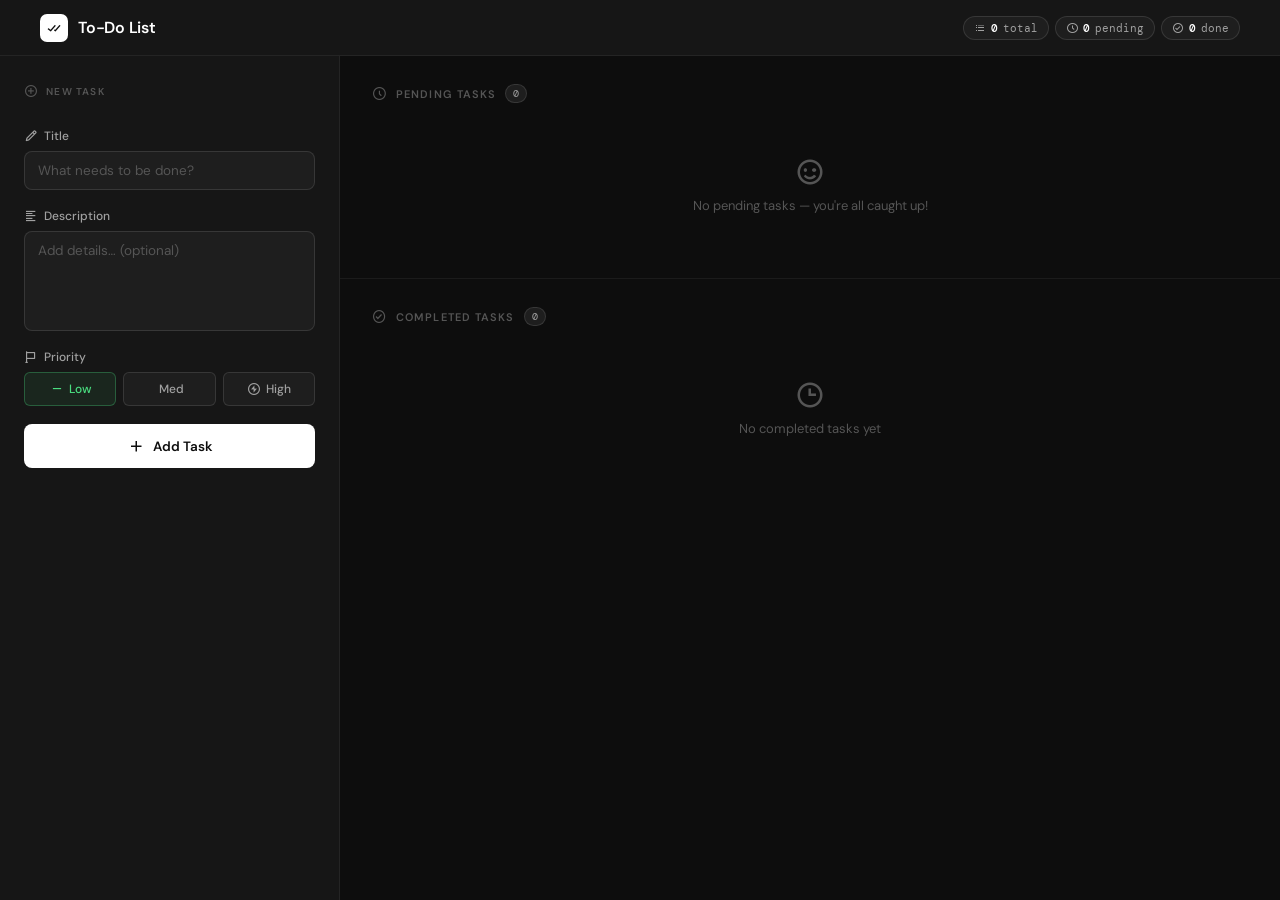
<file: Level-2/ToDo-List/index.html>
<!DOCTYPE html>
<html lang="en">
<head>
<meta charset="UTF-8"/>
<meta name="viewport" content="width=device-width, initial-scale=1.0"/>
<title>To-Do List</title>
<link rel="stylesheet" href="https://cdn.jsdelivr.net/npm/boxicons@2.1.4/css/boxicons.min.css"/>
<link rel="preconnect" href="https://fonts.googleapis.com"/>
<link href="https://fonts.googleapis.com/css2?family=DM+Sans:wght@300;400;500;600&family=DM+Mono:wght@400;500&display=swap" rel="stylesheet"/>
<link rel="stylesheet" href="./style.css">
</head>
<body>

<!-- Topbar -->
<div class="topbar">
  <div class="brand">
    <div class="brand-dot"><i class='bx bx-check-double'></i></div>
    To-Do List
  </div>
  <div class="top-stats">
    <div class="stat-pill"><i class='bx bx-list-ul'></i><b id="s-total">0</b> total</div>
    <div class="stat-pill"><i class='bx bx-time-five'></i><b id="s-pending">0</b> pending</div>
    <div class="stat-pill"><i class='bx bx-check-circle'></i><b id="s-done">0</b> done</div>
  </div>
</div>

<div class="layout">

  <!-- Sidebar -->
  <aside class="sidebar">
    <div class="form-label"><i class='bx bx-plus-circle'></i> New Task</div>

    <div class="field" id="fw-title">
      <div class="field-lbl"><i class='bx bx-pencil'></i> Title</div>
      <input type="text" id="inp-title" placeholder="What needs to be done?" maxlength="120"/>
    </div>

    <div class="field">
      <div class="field-lbl"><i class='bx bx-align-left'></i> Description</div>
      <textarea id="inp-desc" placeholder="Add details… (optional)"></textarea>
    </div>

    <div class="field">
      <div class="field-lbl"><i class='bx bx-flag'></i> Priority</div>
      <div class="prio-row">
        <button class="pb a-low" data-p="low"  onclick="setPrio(this)"><i class='bx bx-minus'></i> Low</button>
        <button class="pb"       data-p="med"  onclick="setPrio(this)"><i class='bx bx-flame'></i> Med</button>
        <button class="pb"       data-p="high" onclick="setPrio(this)"><i class='bx bx-bolt-circle'></i> High</button>
      </div>
    </div>

    <button class="btn-add" onclick="addTask()">
      <i class='bx bx-plus'></i> Add Task
    </button>
  </aside>

  <!-- Content -->
  <main class="content">

    <!-- Pending -->
    <div class="section">
      <div class="sec-head">
        <i class='bx bx-time-five'></i>
        <h2>Pending Tasks</h2>
        <span class="sec-cnt" id="cnt-pending">0</span>
      </div>
      <div id="list-pending"></div>
    </div>

    <!-- Completed -->
    <div class="section">
      <div class="sec-head">
        <i class='bx bx-check-circle'></i>
        <h2>Completed Tasks</h2>
        <span class="sec-cnt" id="cnt-done">0</span>
      </div>
      <div id="list-done"></div>
    </div>

  </main>
</div>
<script src="./script.js"></script>
</body>
</html>
</file>
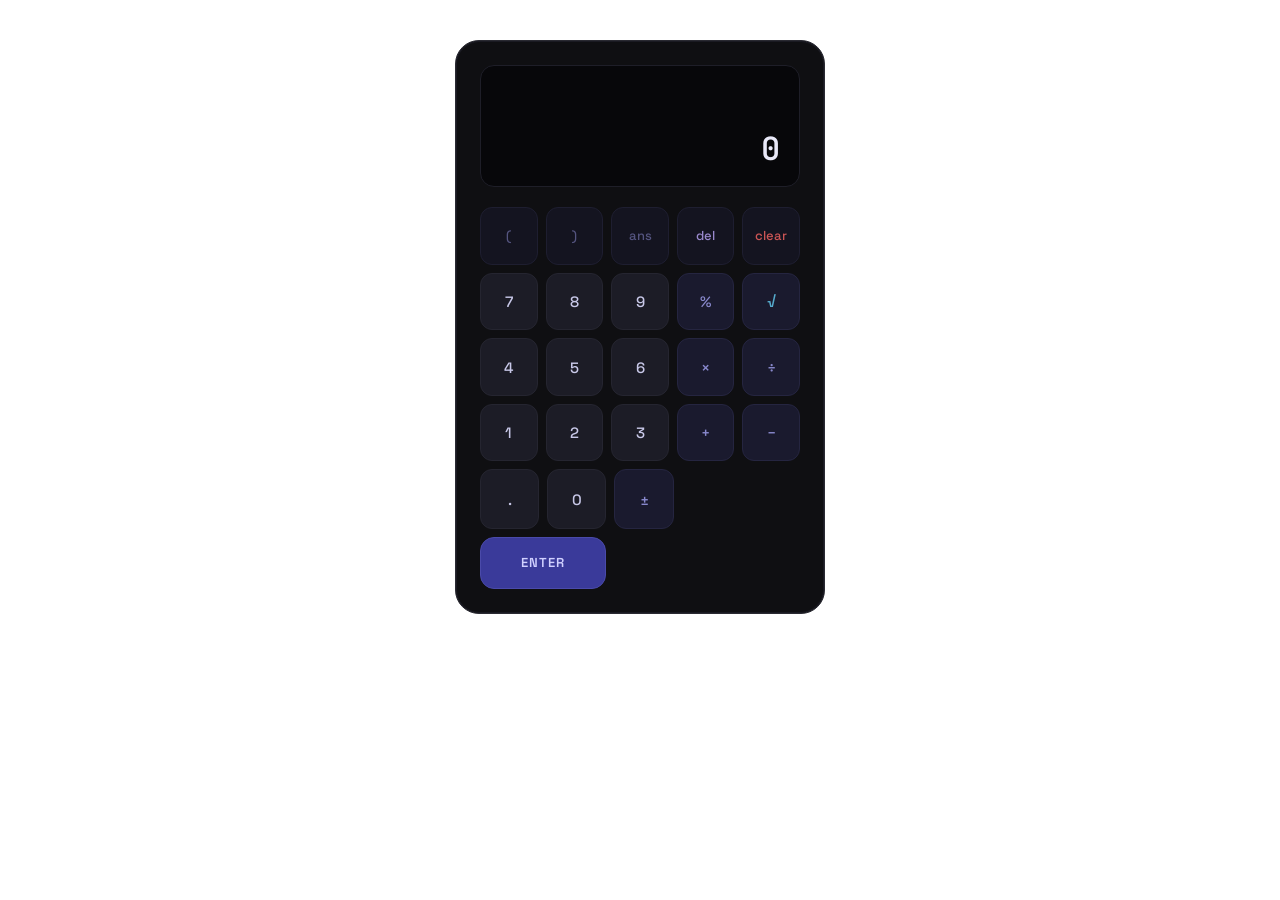
<file: Level-1/Calculator/dark_calculator.html>
<!doctype html>
<html lang="en">
  <head>
    <meta charset="UTF-8" />
    <meta name="viewport" content="width=device-width, initial-scale=1.0" />
    <title>Dark calculatort</title>
    <link rel="stylesheet" href="style.css">
  </head>
  <body>
    <h2 class="sr-only" style="position: absolute; left: -9999px">
      Dark theme calculator with expression display and standard operations
    </h2>
    <div class="calc-wrap">
      <div class="calc">
        <div class="display">
          <div class="expr" id="expr"></div>
          <div class="result" id="result">0</div>
        </div>
        <div class="grid" id="main-grid">
          <button class="btn btn-util">(</button>
          <button class="btn btn-util">)</button>
          <button class="btn btn-util">ans</button>
          <button class="btn btn-util btn-del">del</button>
          <button class="btn btn-util btn-clear">clear</button>
          <button class="btn btn-num">7</button>
          <button class="btn btn-num">8</button>
          <button class="btn btn-num">9</button>
          <button class="btn btn-op">%</button>
          <button class="btn btn-op btn-sqrt">√</button>
          <button class="btn btn-num">4</button>
          <button class="btn btn-num">5</button>
          <button class="btn btn-num">6</button>
          <button class="btn btn-op">×</button>
          <button class="btn btn-op">÷</button>
          <button class="btn btn-num">1</button>
          <button class="btn btn-num">2</button>
          <button class="btn btn-num">3</button>
          <button class="btn btn-op">+</button>
          <button class="btn btn-op">−</button>
        </div>
        <div class="bottom-row" style="margin-top: 8px">
          <button class="btn btn-num">.</button>
          <button class="btn btn-num">0</button>
          <button class="btn btn-op">±</button>
          <button class="btn btn-enter">ENTER</button>
        </div>
      </div>
    </div>
    <script src="script.js
"></script>
  </body>
</html>
</file>
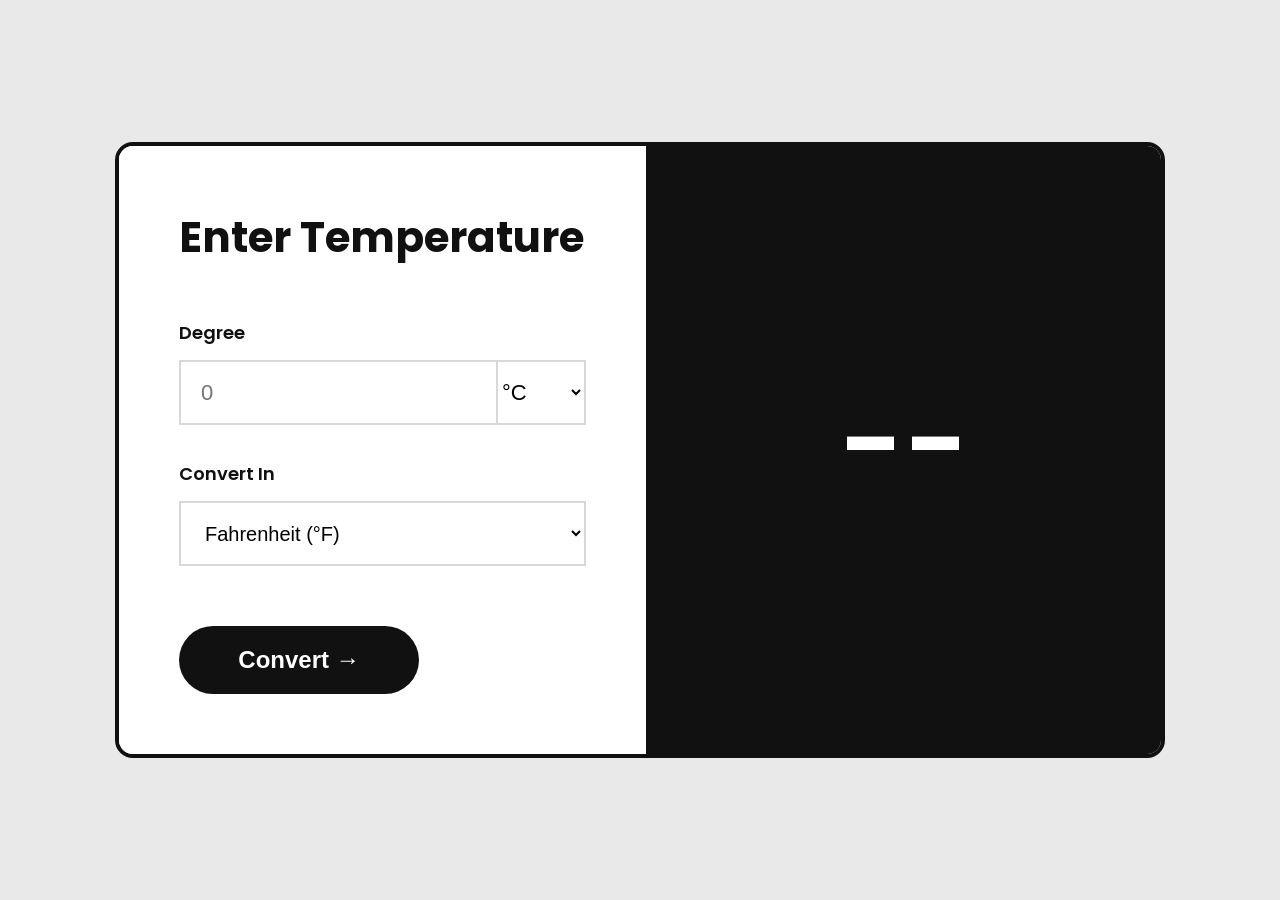
<file: Level-1/Tempreature Converter/temperature_converter.html>
<!doctype html>
<html lang="en">
  <head>
    <meta charset="UTF-8" />
    <meta name="viewport" content="width=device-width, initial-scale=1.0" />

    <title>Temperature Converter</title>

    <link rel="preconnect" href="https://fonts.googleapis.com" />
    <link
      href="https://fonts.googleapis.com/css2?family=Poppins:wght@400;500;600;700&display=swap"
      rel="stylesheet"
    />
    <link rel="stylesheet" href="style.css" />
  </head>

  <body>
    <div class="container">
      <!-- LEFT -->

      <div class="left">
        <h1 class="title">Enter Temperature</h1>

        <div class="field">
          <label>Degree</label>

          <div class="input-group">
            <input type="number" id="degree" placeholder="0" />

            <select class="small-select" id="fromUnit">
              <option value="C">°C</option>
              <option value="F">°F</option>
              <option value="K">K</option>
            </select>
          </div>
        </div>

        <div class="field">
          <label>Convert In</label>

          <select class="big-select" id="toUnit">
            <option value="F">Fahrenheit (°F)</option>
            <option value="C">Celsius (°C)</option>
            <option value="K">Kelvin (K)</option>
          </select>
        </div>

        <button onclick="convertTemp()">Convert →</button>
      </div>

      <!-- RIGHT -->

      <div class="right">
        <div class="result" id="result">32</div>

        <div class="unit" id="unit">°F</div>
      </div>
    </div>
    <script src="./script.js"></script>
  </body>
</html>
</file>
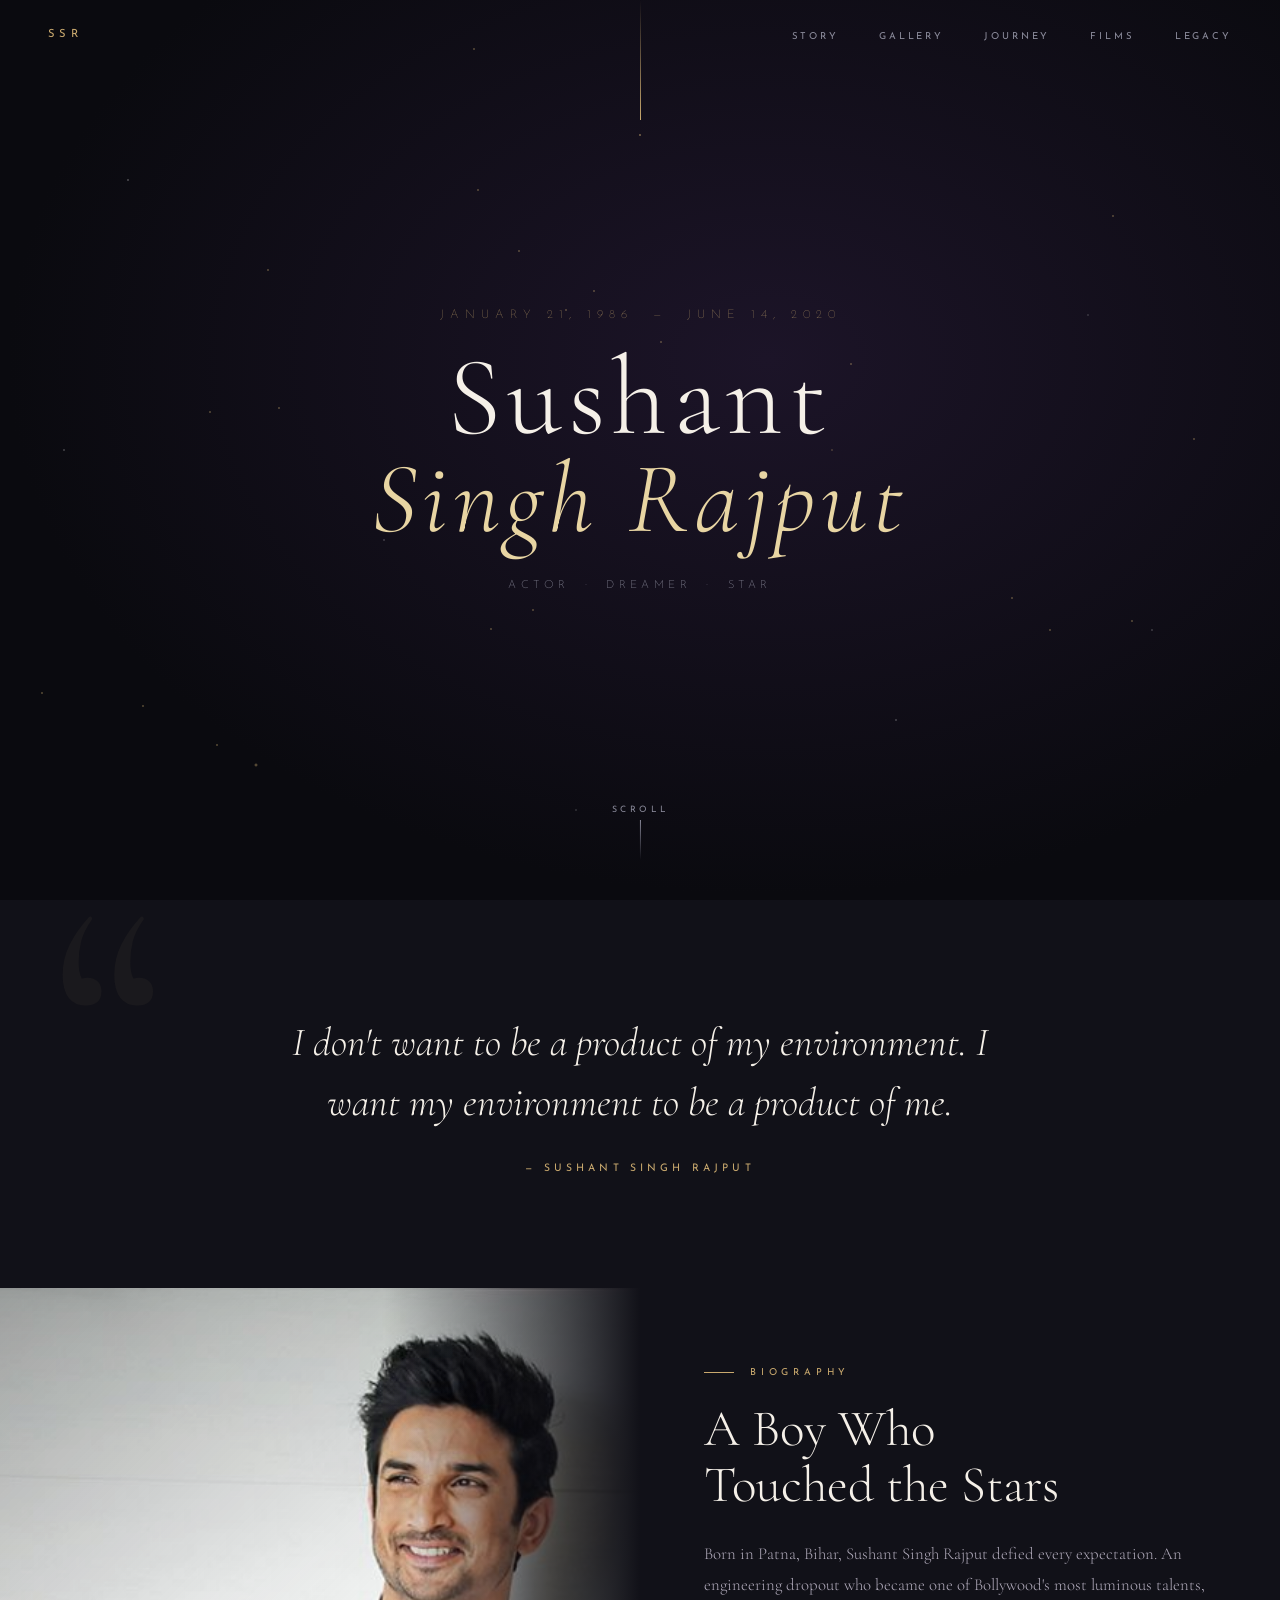
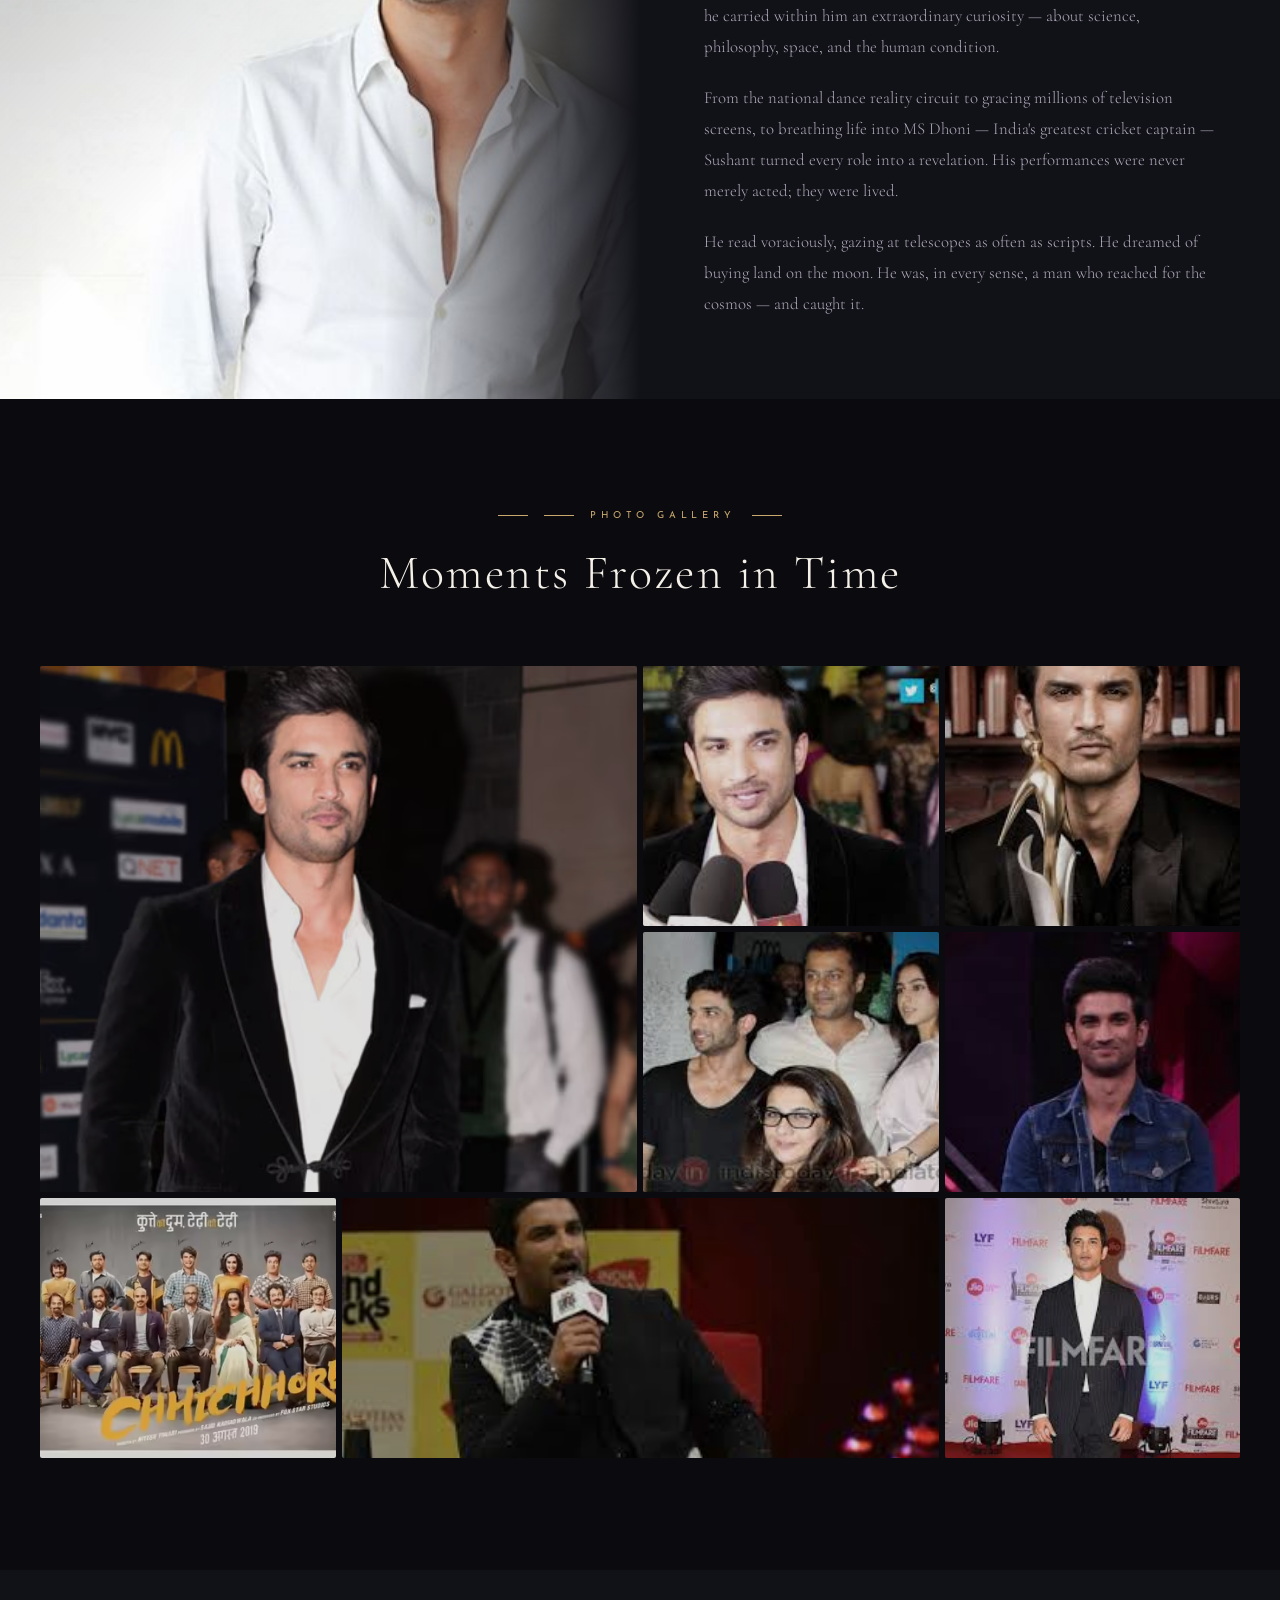
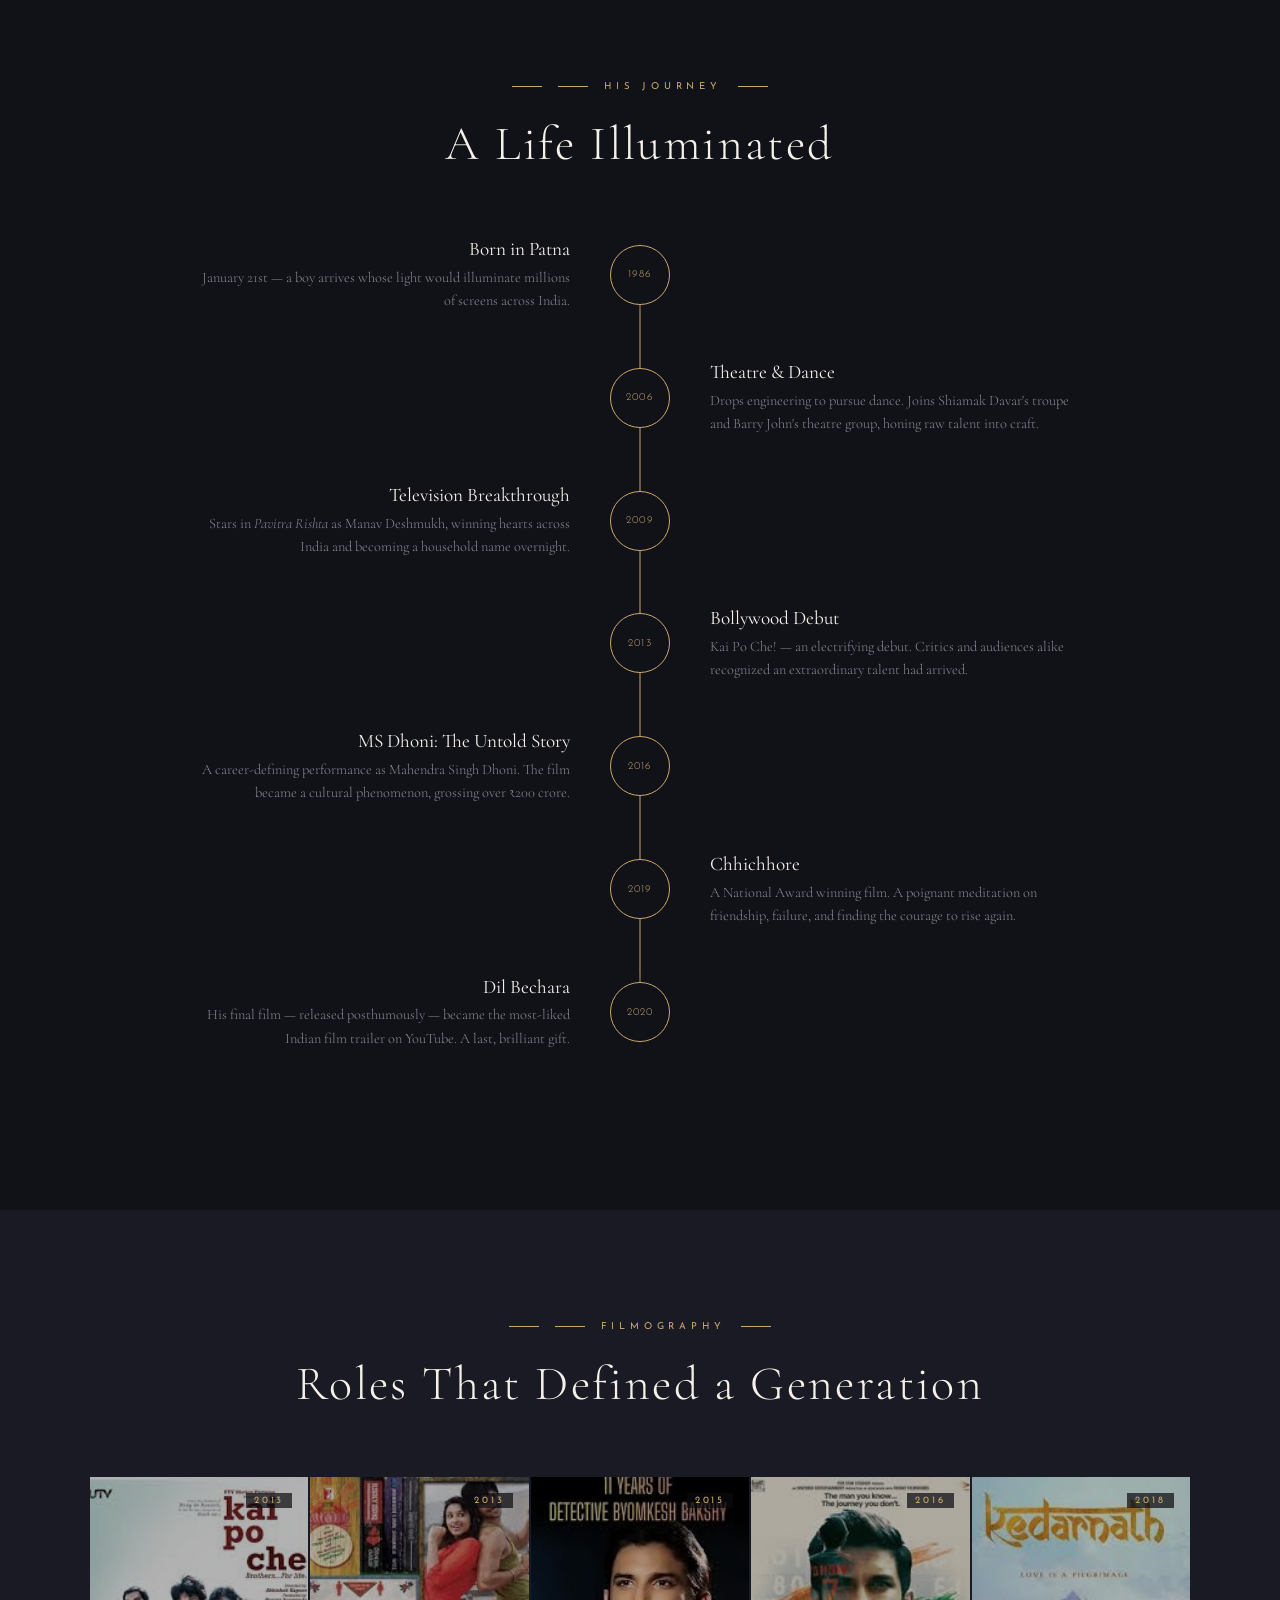
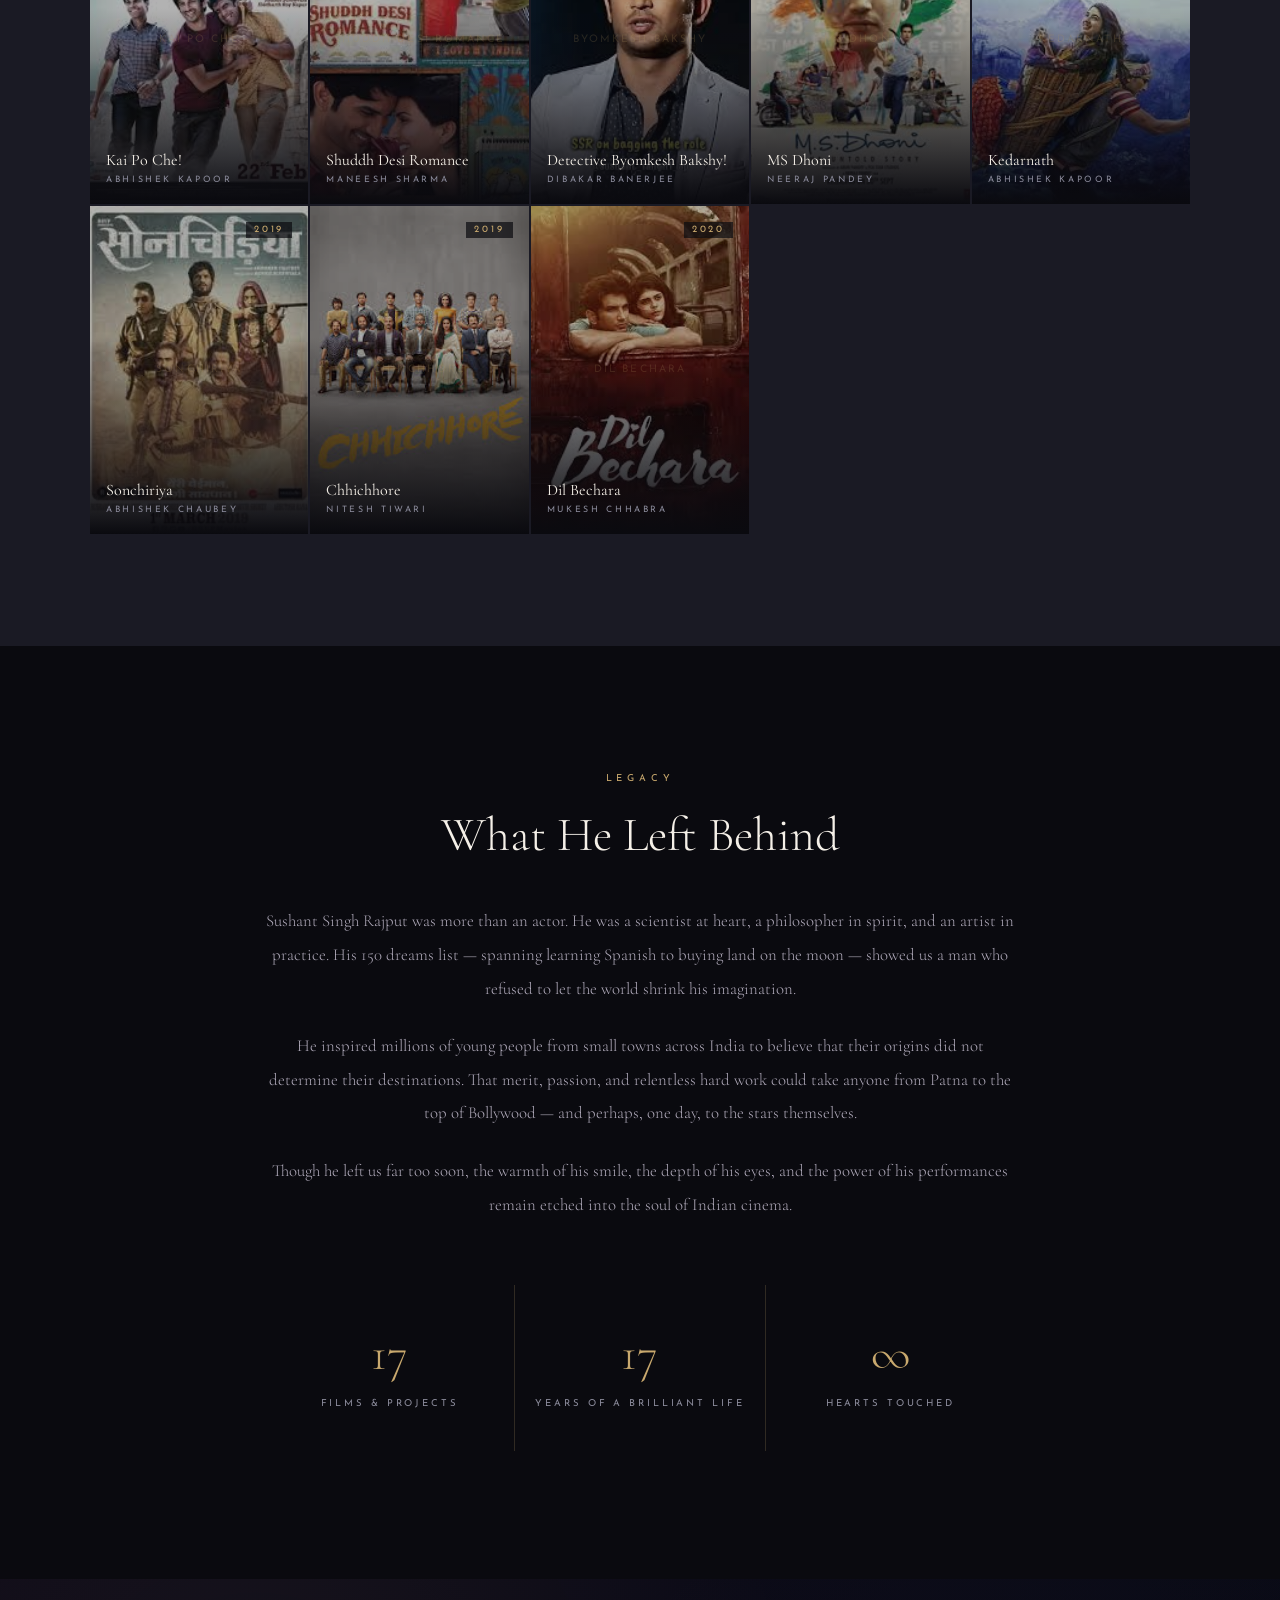
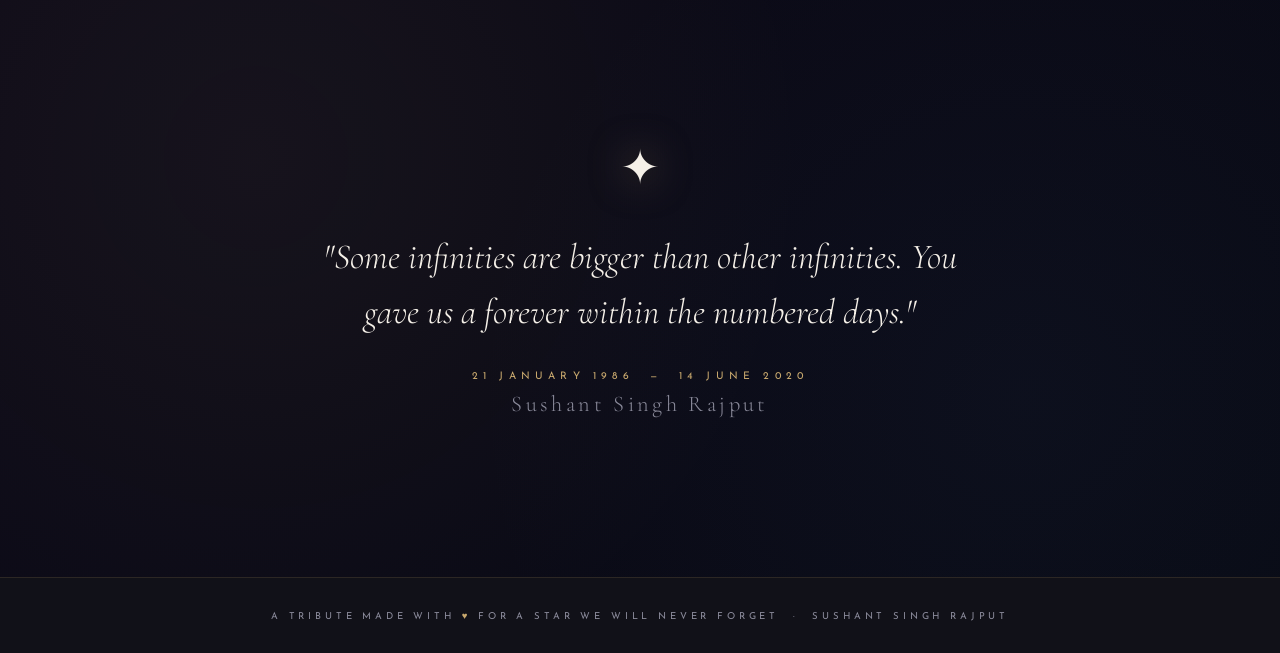
<file: Level-2/Tribute Page/sushant_tribute.html>
<!doctype html>
<html lang="en">
  <head>
    <meta charset="UTF-8" />
    <meta name="viewport" content="width=device-width, initial-scale=1.0" />
    <title>Sushant Singh Rajput — A Star Beyond Stars</title>
    <link
      href="https://fonts.googleapis.com/css2?family=Cormorant+Garamond:ital,wght@0,300;0,400;0,600;1,300;1,400&family=Josefin+Sans:wght@100;200;300;400&display=swap"
      rel="stylesheet"
    />
    <link rel="stylesheet" href="style.css" />
  </head>
  <body>
    <!-- PAGE LOADER -->
    <div id="page-loader">
      <div class="loader-name">Sushant Singh Rajput</div>
      <div class="loader-bar-wrap"><div class="loader-bar"></div></div>
    </div>
    <!-- NAV -->
    <nav id="main-nav">
      <a class="nav-brand" href="#">SSR</a>
      <ul class="nav-links">
        <li><a href="#portrait">Story</a></li>
        <li><a href="#gallery">Gallery</a></li>
        <li><a href="#timeline">Journey</a></li>
        <li><a href="#films">Films</a></li>
        <li><a href="#legacy">Legacy</a></li>
      </ul>
    </nav>

    <!-- HERO -->
    <section id="hero">
      <div class="hero-stars"></div>
      <div class="particles" id="particles"></div>
      <div class="hero-line"></div>
      <p class="hero-years">January 21, 1986 &nbsp;—&nbsp; June 14, 2020</p>
      <h1 class="hero-name">Sushant<em>Singh Rajput</em></h1>
      <p class="hero-tagline">Actor &nbsp;·&nbsp; Dreamer &nbsp;·&nbsp; Star</p>
      <div class="hero-scroll">
        <span>Scroll</span>
        <div class="scroll-line"></div>
      </div>
    </section>

    <!-- QUOTE -->
    <section id="quote">
      <div class="quote-inner">
        <p class="quote-text reveal">
          I don't want to be a product of my environment. I want my environment
          to be a product of me.
        </p>
        <span class="quote-attr reveal rd2">— Sushant Singh Rajput</span>
      </div>
    </section>

    <!-- PORTRAIT + BIO -->
    <section id="portrait">
      <div class="portrait-img reveal from-left"></div>
      <div class="portrait-text">
        <div class="section-label reveal rd1">Biography</div>
        <h2 class="reveal rd2">A Boy Who<br />Touched the Stars</h2>
        <p class="reveal rd3">
          Born in Patna, Bihar, Sushant Singh Rajput defied every expectation.
          An engineering dropout who became one of Bollywood's most luminous
          talents, he carried within him an extraordinary curiosity — about
          science, philosophy, space, and the human condition.
        </p>
        <br />
        <p class="reveal rd4">
          From the national dance reality circuit to gracing millions of
          television screens, to breathing life into MS Dhoni — India's greatest
          cricket captain — Sushant turned every role into a revelation. His
          performances were never merely acted; they were lived.
        </p>
        <br />
        <p class="reveal rd5">
          He read voraciously, gazing at telescopes as often as scripts. He
          dreamed of buying land on the moon. He was, in every sense, a man who
          reached for the cosmos — and caught it.
        </p>
      </div>
    </section>

    <!-- PHOTO GALLERY -->
    <section id="gallery">
      <div class="section-header">
        <div
          class="section-label reveal"
          style="justify-content: center; gap: 1rem"
        >
          <span
            style="
              display: block;
              width: 30px;
              height: 1px;
              background: var(--gold);
            "
          ></span>
          Photo Gallery
          <span
            style="
              display: block;
              width: 30px;
              height: 1px;
              background: var(--gold);
            "
          ></span>
        </div>
        <h2 class="reveal rd2">Moments Frozen in Time</h2>
      </div>

      <div class="gallery-grid">
        <!-- Row 1: large left + tall right -->
        <div class="g-item g-span-2c g-span-2r reveal scale-in rd1">
          <div class="g-overlay"></div>
          <img
            src="./Images/ssr_1.avif"
            alt="Sushant Singh Rajput at IIFA Awards 2019" id="moments""
            loading="lazy"
            onerror="
              this.parentElement.classList.add('loaded');
              this.style.display = 'none';
              this.nextElementSibling.style.display = 'flex';
            "
          />
          <div
            class="film-bg-text"
            style="
              display: none;
              color: rgba(201, 169, 110, 0.3);
              font-size: 1rem;
            "
          >
            SSR
          </div>
          <div class="g-caption">
            <strong>At the IIFA Awards</strong><span>Mumbai · 2019</span>
          </div>
        </div>

        <div class="g-item reveal scale-in rd2">
          <div class="g-overlay"></div>
          <img
            src="./Images/ssr_2.jpg"
            alt="Sushant at IIFA Rocks 2019"
            loading="lazy"
            onerror="
              this.parentElement.classList.add('loaded');
              this.style.display = 'none';
            "
          />
          <div class="g-caption">
            <strong>IIFA Rocks</strong><span>2019</span>
          </div>
        </div>

        <div class="g-item reveal scale-in rd3">
          <div class="g-overlay"></div>
          <img
            src="./Images/ssr_3.jpg"
            alt="Sushant Singh Rajput IIFA cropped"
            loading="lazy"
            onerror="
              this.parentElement.classList.add('loaded');
              this.style.display = 'none';
            "
          />
          <div class="g-caption">
            <strong>IIFA Awards</strong><span>Closeup · 2019</span>
          </div>
        </div>

        <!-- Row 2 continues with tall on right -->
        <div class="g-item reveal scale-in rd2">
          <div class="g-overlay"></div>
          <img
            src="./Images/ssr_4.jpg"
            alt="Sushant at Kedarnath Press Meet"
            loading="lazy"
            onerror="
              this.parentElement.classList.add('loaded');
              this.style.display = 'none';
            "
          />
          <div class="g-caption">
            <strong>Kedarnath Press Meet</strong><span>2018</span>
          </div>
        </div>

        <div class="g-item reveal scale-in rd3">
          <div class="g-overlay"></div>
          <img
            src="./Images/ssr_5.jpg"
            alt="Sushant during Sonchiriya promotions"
            loading="lazy"
            onerror="
              this.parentElement.classList.add('loaded');
              this.style.display = 'none';
            "
          />
          <div class="g-caption">
            <strong>Sonchiriya Promotions</strong><span>2019</span>
          </div>
        </div>

        <!-- Row 3 -->
        <div class="g-item reveal scale-in rd1">
          <div class="g-overlay"></div>
          <img
            src="./Images/ssr_6.avif"
            alt="Chhichhore Trailer Launch"
            loading="lazy"
            onerror="
              this.parentElement.classList.add('loaded');
              this.style.display = 'none';
            "
          />
          <div class="g-caption">
            <strong>Chhichhore Trailer Launch</strong><span>2019</span>
          </div>
        </div>

        <div class="g-item g-span-2c reveal scale-in rd2">
          <div class="g-overlay"></div>
          <img
            src="./Images/ssr_7.jpg"
            alt="Chhichhore Press Conference"
            loading="lazy"
            onerror="
              this.parentElement.classList.add('loaded');
              this.style.display = 'none';
            "
          />
          <div class="g-caption">
            <strong>Chhichhore Press Conference</strong
            ><span>September 2019</span>
          </div>
        </div>

        <div class="g-item reveal scale-in rd3">
          <div class="g-overlay"></div>
          <img
            src="./Images/ssr_8.jpg"
            alt="Filmfare Awards"
            loading="lazy"
            onerror="
              this.parentElement.classList.add('loaded');
              this.style.display = 'none';
            "
          />
          <div class="g-caption">
            <strong>Filmfare Awards</strong><span>Tribute</span>
          </div>
        </div>
      </div>
    </section>

    <!-- TIMELINE -->
    <section id="timeline">
      <div class="section-header">
        <div
          class="section-label reveal"
          style="justify-content: center; gap: 1rem"
        >
          <span
            style="
              display: block;
              width: 30px;
              height: 1px;
              background: var(--gold);
            "
          ></span
          >His Journey<span
            style="
              display: block;
              width: 30px;
              height: 1px;
              background: var(--gold);
            "
          ></span>
        </div>
        <h2 class="reveal rd1">A Life Illuminated</h2>
      </div>
      <div class="timeline-track" id="tlTrack">
        <div class="tl-item">
          <div class="tl-content">
            <h3>Born in Patna</h3>
            <p>
              January 21st — a boy arrives whose light would illuminate millions
              of screens across India.
            </p>
          </div>
          <div class="tl-year">1986</div>
          <div class="tl-empty"></div>
        </div>
        <div class="tl-item">
          <div class="tl-empty"></div>
          <div class="tl-year">2006</div>
          <div class="tl-content">
            <h3>Theatre & Dance</h3>
            <p>
              Drops engineering to pursue dance. Joins Shiamak Davar's troupe
              and Barry John's theatre group, honing raw talent into craft.
            </p>
          </div>
        </div>
        <div class="tl-item">
          <div class="tl-content">
            <h3>Television Breakthrough</h3>
            <p>
              Stars in <em>Pavitra Rishta</em> as Manav Deshmukh, winning hearts
              across India and becoming a household name overnight.
            </p>
          </div>
          <div class="tl-year">2009</div>
          <div class="tl-empty"></div>
        </div>
        <div class="tl-item">
          <div class="tl-empty"></div>
          <div class="tl-year">2013</div>
          <div class="tl-content">
            <h3>Bollywood Debut</h3>
            <p>
              Kai Po Che! — an electrifying debut. Critics and audiences alike
              recognized an extraordinary talent had arrived.
            </p>
          </div>
        </div>
        <div class="tl-item">
          <div class="tl-content">
            <h3>MS Dhoni: The Untold Story</h3>
            <p>
              A career-defining performance as Mahendra Singh Dhoni. The film
              became a cultural phenomenon, grossing over ₹200 crore.
            </p>
          </div>
          <div class="tl-year">2016</div>
          <div class="tl-empty"></div>
        </div>
        <div class="tl-item">
          <div class="tl-empty"></div>
          <div class="tl-year">2019</div>
          <div class="tl-content">
            <h3>Chhichhore</h3>
            <p>
              A National Award winning film. A poignant meditation on
              friendship, failure, and finding the courage to rise again.
            </p>
          </div>
        </div>
        <div class="tl-item">
          <div class="tl-content">
            <h3>Dil Bechara</h3>
            <p>
              His final film — released posthumously — became the most-liked
              Indian film trailer on YouTube. A last, brilliant gift.
            </p>
          </div>
          <div class="tl-year">2020</div>
          <div class="tl-empty"></div>
        </div>
      </div>
    </section>

    <!-- FILMS -->
    <section id="films">
      <div class="section-header">
        <div
          class="section-label reveal"
          style="justify-content: center; gap: 1rem"
        >
          <span
            style="
              display: block;
              width: 30px;
              height: 1px;
              background: var(--gold);
            "
          ></span
          >Filmography<span
            style="
              display: block;
              width: 30px;
              height: 1px;
              background: var(--gold);
            "
          ></span>
        </div>
        <h2 class="reveal rd1">Roles That Defined a Generation</h2>
      </div>
      <div class="films-grid">
        <div class="film-card reveal scale-in rd1">
          <div class="film-bg">
            <img
              src="./Images/f_1.jpg"
              alt="Kai Po Che"
              onerror="this.style.display = 'none'"
            />
            <div class="film-bg-text">Kai Po Che</div>
          </div>
          <div class="film-year-badge">2013</div>
          <div class="film-info">
            <h3>Kai Po Che!</h3>
            <p>Abhishek Kapoor</p>
          </div>
        </div>
        <div class="film-card reveal scale-in rd2">
          <div class="film-bg">
            <img
              src="./Images//f_2.jpg"
              alt="Shuddh Desi Romance"
              onerror="this.style.display = 'none'"
            />
            <div class="film-bg-text">Shuddh Desi Romance</div>
          </div>
          <div class="film-year-badge">2013</div>
          <div class="film-info">
            <h3>Shuddh Desi Romance</h3>
            <p>Maneesh Sharma</p>
          </div>
        </div>
        <div class="film-card reveal scale-in rd3">
          <div class="film-bg">
            <img
              src="./Images/f_3.jpg"
              alt="Detective Byomkesh Bakshy"
              onerror="this.style.display = 'none'"
            />
            <div class="film-bg-text">Byomkesh Bakshy</div>
          </div>
          <div class="film-year-badge">2015</div>
          <div class="film-info">
            <h3>Detective Byomkesh Bakshy!</h3>
            <p>Dibakar Banerjee</p>
          </div>
        </div>
        <div class="film-card reveal scale-in rd4">
          <div class="film-bg">
            <img
              src="./Images/f_4.jpg"
              alt="MS Dhoni"
              onerror="this.style.display = 'none'"
            />
            <div class="film-bg-text">MS Dhoni</div>
          </div>
          <div class="film-year-badge">2016</div>
          <div class="film-info">
            <h3>MS Dhoni</h3>
            <p>Neeraj Pandey</p>
          </div>
        </div>
        <div class="film-card reveal scale-in rd1">
          <div class="film-bg">
            <img
              src="./Images/f_5.jpg"
              alt="Kedarnath"
              onerror="this.style.display = 'none'"
            />
            <div class="film-bg-text">Kedarnath</div>
          </div>
          <div class="film-year-badge">2018</div>
          <div class="film-info">
            <h3>Kedarnath</h3>
            <p>Abhishek Kapoor</p>
          </div>
        </div>
        <div class="film-card reveal scale-in rd2">
          <div class="film-bg">
            <img
              src="./Images/f_6.jpg"
              alt="Sonchiriya"
              onerror="this.style.display = 'none'"
            />
            <div class="film-bg-text">Sonchiriya</div>
          </div>
          <div class="film-year-badge">2019</div>
          <div class="film-info">
            <h3>Sonchiriya</h3>
            <p>Abhishek Chaubey</p>
          </div>
        </div>
        <div class="film-card reveal scale-in rd3">
          <div class="film-bg">
            <img
              src="./Images/f_7.jpg"
              alt="Chhichhore"
              onerror="this.style.display = 'none'"
            />
            <div class="film-bg-text">Chhichhore</div>
          </div>
          <div class="film-year-badge">2019</div>
          <div class="film-info">
            <h3>Chhichhore</h3>
            <p>Nitesh Tiwari</p>
          </div>
        </div>
        <div class="film-card reveal scale-in rd4">
          <div class="film-bg">
            <img
              src="./Images/f_8.jpg"
              alt="Dil Bechara"
              onerror="this.style.display = 'none'"
            />
            <div class="film-bg-text">Dil Bechara</div>
          </div>
          <div class="film-year-badge">2020</div>
          <div class="film-info">
            <h3>Dil Bechara</h3>
            <p>Mukesh Chhabra</p>
          </div>
        </div>
      </div>
    </section>

    <!-- LEGACY -->
    <section id="legacy">
      <div class="legacy-inner">
        <div class="section-label reveal">Legacy</div>
        <h2 class="reveal rd1">What He Left Behind</h2>
        <p class="reveal rd2">
          Sushant Singh Rajput was more than an actor. He was a scientist at
          heart, a philosopher in spirit, and an artist in practice. His 150
          dreams list — spanning learning Spanish to buying land on the moon —
          showed us a man who refused to let the world shrink his imagination.
        </p>
        <p class="reveal rd3">
          He inspired millions of young people from small towns across India to
          believe that their origins did not determine their destinations. That
          merit, passion, and relentless hard work could take anyone from Patna
          to the top of Bollywood — and perhaps, one day, to the stars
          themselves.
        </p>
        <p class="reveal rd4">
          Though he left us far too soon, the warmth of his smile, the depth of
          his eyes, and the power of his performances remain etched into the
          soul of Indian cinema.
        </p>
        <div class="legacy-stats">
          <div class="stat reveal rd2">
            <span class="stat-num" data-target="26">0</span
            ><span class="stat-label">Films &amp; Projects</span>
          </div>
          <div class="stat reveal rd3">
            <span class="stat-num" data-target="34">0</span
            ><span class="stat-label">Years of a Brilliant Life</span>
          </div>
          <div class="stat reveal rd4">
            <span class="stat-num">&#x221e;</span
            ><span class="stat-label">Hearts Touched</span>
          </div>
        </div>
      </div>
    </section>

    <!-- FINAL -->
    <section id="final">
      <div class="stars-bg"></div>
      <div class="final-inner">
        <span class="memorial-star reveal">&#10022;</span>
        <p class="final-quote reveal rd1">
          "Some infinities are bigger than other infinities. You gave us a
          forever within the numbered days."
        </p>
        <p class="final-dates reveal rd2">
          21 January 1986 &nbsp;—&nbsp; 14 June 2020
        </p>
        <p class="final-name reveal rd3">Sushant Singh Rajput</p>
      </div>
    </section>

    <!-- FOOTER -->
    <footer>
      <p>
        A tribute made with <span>&#9829;</span> for a star we will never forget
        &nbsp;&middot;&nbsp; Sushant Singh Rajput
      </p>
    </footer>
    <script src="./script.js"></script>
  </body>
</html>
</file>
<file: Level-2/ToDo-List/style.css>
:root {
  --bg:        #0d0d0d;
  --surface:   #161616;
  --surface2:  #1e1e1e;
  --surface3:  #262626;
  --border:    rgba(255,255,255,0.06);
  --border2:   rgba(255,255,255,0.11);
  --border3:   rgba(255,255,255,0.18);
  --text:      #f5f5f5;
  --text2:     #a0a0a0;
  --text3:     #555;
  --white:     #ffffff;
  --green:     #4ade80;
  --amber:     #fbbf24;
  --red:       #f87171;
  --radius:    12px;
  --radius-s:  8px;
  --radius-xs: 6px;
}

*, *::before, *::after { box-sizing: border-box; margin: 0; padding: 0; }

html, body { height: 100%; }

body {
  font-family: 'DM Sans', sans-serif;
  background: var(--bg);
  color: var(--text);
  min-height: 100vh;
  display: flex;
  flex-direction: column;
}

::-webkit-scrollbar { width: 3px; }
::-webkit-scrollbar-track { background: transparent; }
::-webkit-scrollbar-thumb { background: var(--surface3); border-radius: 4px; }

/* ── TOPBAR ── */
.topbar {
  background: var(--surface);
  border-bottom: 1px solid var(--border);
  padding: 0 40px;
  height: 56px;
  display: flex;
  align-items: center;
  justify-content: space-between;
  flex-shrink: 0;
  animation: fadeDown .4s ease both;
}

.brand {
  display: flex;
  align-items: center;
  gap: 10px;
  font-size: 16px;
  font-weight: 600;
  color: var(--white);
  letter-spacing: -.015em;
}

.brand-dot {
  width: 28px; height: 28px;
  background: var(--white);
  border-radius: 7px;
  display: flex; align-items: center; justify-content: center;
}
.brand-dot i { font-size: 16px; color: #0d0d0d; }

.top-stats {
  display: flex;
  gap: 6px;
}

.stat-pill {
  font-family: 'DM Mono', monospace;
  font-size: 11px;
  padding: 4px 10px;
  border-radius: 100px;
  border: 1px solid var(--border2);
  color: var(--text2);
  background: var(--surface2);
  display: flex;
  align-items: center;
  gap: 5px;
  transition: border-color .2s;
}
.stat-pill i { font-size: 12px; }
.stat-pill b { color: var(--white); font-weight: 500; }

/* ── LAYOUT ── */
.layout {
  display: grid;
  grid-template-columns: 340px 1fr;
  flex: 1;
  overflow: hidden;
}

/* ── SIDEBAR ── */
.sidebar {
  background: var(--surface);
  border-right: 1px solid var(--border);
  padding: 28px 24px;
  display: flex;
  flex-direction: column;
  gap: 18px;
  overflow-y: auto;
  animation: fadeLeft .4s .05s ease both;
}

.form-label {
  font-size: 10px;
  font-weight: 600;
  letter-spacing: .12em;
  text-transform: uppercase;
  color: var(--text3);
  margin-bottom: 12px;
  display: flex;
  align-items: center;
  gap: 7px;
}
.form-label i { font-size: 14px; color: var(--text3); }

.field { display: flex; flex-direction: column; gap: 7px; }

.field-lbl {
  font-size: 12px;
  color: var(--text2);
  font-weight: 500;
  display: flex;
  align-items: center;
  gap: 6px;
}
.field-lbl i { font-size: 14px; }

.field input,
.field textarea {
  background: var(--surface2);
  border: 1px solid var(--border2);
  border-radius: var(--radius-s);
  padding: 10px 13px;
  font-size: 13.5px;
  font-family: 'DM Sans', sans-serif;
  color: var(--text);
  outline: none;
  width: 100%;
  resize: none;
  transition: border-color .2s, background .2s, box-shadow .2s;
}
.field input::placeholder,
.field textarea::placeholder { color: var(--text3); }
.field input:focus,
.field textarea:focus {
  border-color: var(--border3);
  background: var(--surface3);
  box-shadow: 0 0 0 3px rgba(255,255,255,.04);
}
.field input.err { border-color: var(--red); box-shadow: 0 0 0 3px rgba(248,113,113,.08); }
.field textarea { height: 100px; }

/* priority */
.prio-row {
  display: flex;
  gap: 7px;
}
.pb {
  flex: 1;
  padding: 8px 0;
  border-radius: var(--radius-xs);
  border: 1px solid var(--border2);
  background: var(--surface2);
  color: var(--text2);
  font-size: 12px;
  font-weight: 500;
  font-family: 'DM Sans', sans-serif;
  cursor: pointer;
  display: flex;
  align-items: center;
  justify-content: center;
  gap: 5px;
  transition: all .2s;
}
.pb i { font-size: 14px; }
.pb:hover { border-color: var(--border3); color: var(--white); background: var(--surface3); }
.pb.a-low  { background: rgba(74,222,128,.08);  border-color: rgba(74,222,128,.3);  color: var(--green); }
.pb.a-med  { background: rgba(251,191,36,.08);  border-color: rgba(251,191,36,.3);  color: var(--amber); }
.pb.a-high { background: rgba(248,113,113,.08); border-color: rgba(248,113,113,.3); color: var(--red); }

/* add button */
.btn-add {
  width: 100%;
  padding: 12px;
  border-radius: var(--radius-s);
  border: 1px solid var(--border3);
  background: var(--white);
  color: #0d0d0d;
  font-size: 13.5px;
  font-weight: 600;
  font-family: 'DM Sans', sans-serif;
  cursor: pointer;
  display: flex;
  align-items: center;
  justify-content: center;
  gap: 8px;
  transition: background .2s, transform .15s, box-shadow .2s;
}
.btn-add i { font-size: 18px; }
.btn-add:hover {
  background: #e8e8e8;
  transform: translateY(-1px);
  box-shadow: 0 6px 20px rgba(255,255,255,.1);
}
.btn-add:active { transform: translateY(0); box-shadow: none; }

/* shake */
@keyframes shake {
  0%,100%{transform:translateX(0)}
  20%{transform:translateX(-5px)}
  40%{transform:translateX(5px)}
  60%{transform:translateX(-3px)}
  80%{transform:translateX(3px)}
}
.shake { animation: shake .3s ease; }

/* ── MAIN CONTENT ── */
.content {
  display: flex;
  flex-direction: column;
  gap: 0;
  overflow-y: auto;
  animation: fadeRight .4s .1s ease both;
}

/* section */
.section {
  padding: 28px 32px;
}

.section + .section {
  border-top: 1px solid var(--border);
}

.sec-head {
  display: flex;
  align-items: center;
  gap: 9px;
  margin-bottom: 18px;
}
.sec-head h2 {
  font-size: 11px;
  font-weight: 600;
  letter-spacing: .1em;
  text-transform: uppercase;
  color: var(--text3);
}
.sec-head i { font-size: 15px; color: var(--text3); }
.sec-cnt {
  font-size: 10px;
  font-family: 'DM Mono', monospace;
  padding: 2px 7px;
  border-radius: 100px;
  background: var(--surface2);
  border: 1px solid var(--border2);
  color: var(--text2);
}

/* ── TASK CARD ── */
.task-card {
  background: var(--surface);
  border: 1px solid var(--border);
  border-radius: var(--radius);
  padding: 14px 16px;
  display: flex;
  align-items: flex-start;
  gap: 13px;
  margin-bottom: 9px;
  position: relative;
  overflow: hidden;
  transition: border-color .2s, background .2s, opacity .3s, transform .3s;
  animation: slideUp .28s ease both;
}
.task-card::before {
  content: '';
  position: absolute;
  left: 0; top: 0; bottom: 0;
  width: 3px;
  transition: background .2s;
}
.task-card.pl::before { background: var(--green); }
.task-card.pm::before { background: var(--amber); }
.task-card.ph::before { background: var(--red); }
.task-card:hover { border-color: var(--border2); background: var(--surface2); }
.task-card.done { opacity: .4; }
.task-card.removing { opacity: 0; transform: translateX(16px) scale(.97); }

/* checkbox */
.ck {
  width: 19px; height: 19px;
  border-radius: 5px;
  border: 1.5px solid var(--border3);
  flex-shrink: 0;
  cursor: pointer;
  display: flex; align-items: center; justify-content: center;
  transition: all .2s;
  margin-top: 1px;
  background: transparent;
}
.ck:hover { border-color: var(--white); }
.ck.on { background: var(--white); border-color: var(--white); }
.ck.on i { opacity: 1; transform: scale(1); }
.ck i {
  font-size: 13px;
  color: #0d0d0d;
  opacity: 0;
  transform: scale(.4);
  transition: all .18s;
}

/* body */
.tb { flex: 1; min-width: 0; }

.tt {
  font-size: 14px;
  font-weight: 500;
  color: var(--white);
  word-break: break-word;
  line-height: 1.4;
  transition: color .2s;
}
.done .tt { text-decoration: line-through; color: var(--text3); }

.td {
  font-size: 12.5px;
  color: var(--text2);
  margin-top: 3px;
  word-break: break-word;
  line-height: 1.45;
  transition: color .2s;
}
.done .td { color: var(--text3); }

.tmeta {
  display: flex;
  align-items: center;
  gap: 10px;
  margin-top: 9px;
  flex-wrap: wrap;
}

.mc {
  display: flex;
  align-items: center;
  gap: 4px;
  font-size: 10.5px;
  font-family: 'DM Mono', monospace;
  color: var(--text3);
}
.mc i { font-size: 12px; }

.pchip {
  font-size: 10px;
  font-weight: 600;
  padding: 2px 8px;
  border-radius: 100px;
  letter-spacing: .04em;
  text-transform: uppercase;
}
.pchip.low  { background: rgba(74,222,128,.1);  color: var(--green); }
.pchip.med  { background: rgba(251,191,36,.1);  color: var(--amber); }
.pchip.high { background: rgba(248,113,113,.1); color: var(--red); }

/* actions */
.ta {
  display: flex;
  gap: 4px;
  opacity: 0;
  transition: opacity .18s;
}
.task-card:hover .ta { opacity: 1; }

.ab {
  width: 29px; height: 29px;
  border-radius: var(--radius-xs);
  border: 1px solid var(--border2);
  background: transparent;
  color: var(--text2);
  font-size: 15px;
  cursor: pointer;
  display: flex; align-items: center; justify-content: center;
  transition: all .17s;
}
.ab:hover { background: var(--surface3); color: var(--white); border-color: var(--border3); }
.ab.del:hover { background: rgba(248,113,113,.1); color: var(--red); border-color: rgba(248,113,113,.25); }

/* inline edit */
.ie { display: none; flex-direction: column; gap: 8px; margin-top: 10px; }
.ie.open { display: flex; }
.ie input, .ie textarea {
  background: var(--surface3);
  border: 1px solid var(--border2);
  border-radius: var(--radius-xs);
  padding: 8px 11px;
  font-size: 13px;
  font-family: 'DM Sans', sans-serif;
  color: var(--text);
  outline: none;
  width: 100%;
  resize: none;
  transition: border-color .2s;
}
.ie input:focus, .ie textarea:focus { border-color: var(--border3); }
.ie textarea { height: 55px; }
.ie-acts { display: flex; gap: 6px; }
.ie-save, .ie-cancel {
  padding: 5px 13px;
  border-radius: 5px;
  font-size: 12px;
  font-family: 'DM Sans', sans-serif;
  font-weight: 500;
  cursor: pointer;
  border: 1px solid var(--border2);
  transition: all .17s;
}
.ie-save { background: var(--white); color: #0d0d0d; border-color: var(--white); }
.ie-save:hover { background: #e5e5e5; }
.ie-cancel { background: transparent; color: var(--text2); }
.ie-cancel:hover { color: var(--white); background: var(--surface3); }

/* empty */
.empty {
  text-align: center;
  padding: 36px 0;
  color: var(--text3);
  font-size: 13px;
  display: flex;
  flex-direction: column;
  align-items: center;
  gap: 10px;
}
.empty i { font-size: 30px; }

/* animations */
@keyframes fadeDown  { from{opacity:0;transform:translateY(-10px)} to{opacity:1;transform:none} }
@keyframes fadeLeft  { from{opacity:0;transform:translateX(-14px)} to{opacity:1;transform:none} }
@keyframes fadeRight { from{opacity:0;transform:translateX(14px)}  to{opacity:1;transform:none} }
@keyframes slideUp   { from{opacity:0;transform:translateY(10px)}  to{opacity:1;transform:none} }
</file>
<file: Level-1/Calculator/style.css>
@import url('https://fonts.googleapis.com/css2?family=JetBrains+Mono:wght@300;400;600&family=Space+Grotesk:wght@400;500;600&display=swap');
  .calc-wrap { display:flex; justify-content:center; padding:2rem 0; }
  .calc {
    background:#0f0f12;
    border-radius:24px;
    border:1px solid #2a2a32;
    padding:1.5rem;
    width:320px;
    box-shadow:0 0 0 1px #1a1a22 inset;
    font-family:'Space Grotesk',sans-serif;
  }
  .display {
    background:#07070a;
    border-radius:14px;
    border:1px solid #1e1e28;
    padding:1rem 1.25rem;
    margin-bottom:1.25rem;
    min-height:88px;
    display:flex;
    flex-direction:column;
    justify-content:space-between;
  }
  .expr {
    font-family:'JetBrains Mono',monospace;
    font-size:13px;
    color:#4a4a6a;
    min-height:18px;
    word-break:break-all;
    letter-spacing:0.02em;
  }
  .result {
    font-family:'JetBrains Mono',monospace;
    font-size:32px;
    font-weight:600;
    color:#e8e8f8;
    text-align:right;
    letter-spacing:-0.02em;
    overflow:hidden;
    text-overflow:ellipsis;
    white-space:nowrap;
  }
  .grid {
    display:grid;
    grid-template-columns:repeat(5,1fr);
    gap:8px;
  }
  .btn {
    aspect-ratio:1;
    border:none;
    border-radius:12px;
    font-family:'Space Grotesk',sans-serif;
    font-size:15px;
    font-weight:500;
    cursor:pointer;
    transition:transform 0.08s, background 0.1s;
    display:flex; align-items:center; justify-content:center;
    user-select:none;
  }
  .btn:active { transform:scale(0.92); }
  .btn-num {
    background:#1c1c26;
    color:#c8c8e8;
    border:1px solid #252530;
  }
  .btn-num:hover { background:#242433; }
  .btn-op {
    background:#1a1a2e;
    color:#8888cc;
    border:1px solid #252540;
  }
  .btn-op:hover { background:#22223a; }
  .btn-util {
    background:#141420;
    color:#555580;
    border:1px solid #1e1e30;
    font-size:13px;
  }
  .btn-util:hover { background:#1a1a2a; }
  .btn-enter {
    background:#3a3a9a;
    color:#d0d0ff;
    border:1px solid #4a4aaa;
    font-size:13px;
    font-weight:600;
    letter-spacing:0.08em;
    grid-column:span 2;
    aspect-ratio:auto;
    height:52px;
    border-radius:14px;
  }
  .btn-enter:hover { background:#4444aa; }
  .btn-enter:active { transform:scale(0.97); }
  .btn-clear { color:#cc5555 !important; }
  .btn-del { color:#9988cc !important; }
  .btn-sqrt { color:#55aacc !important; }
  .bottom-row { display:grid; grid-template-columns:repeat(3,1fr) 2fr; gap:8px; margin-top:0; }
</file>
<file: Level-1/Tempreature Converter/style.css>
*{
  margin:0;
  padding:0;
  box-sizing:border-box;
}

body{
  min-height:100vh;
  display:flex;
  justify-content:center;
  align-items:center;
  background:#e9e9e9;
  font-family:'Poppins',sans-serif;
  padding:20px;
}

/* MAIN BOX */

.container{
  width:100%;
  max-width:1050px;
  min-height:560px;
  display:grid;
  grid-template-columns:1fr 1fr;
  border:4px solid #111;
  border-radius:18px;
  overflow:hidden;
  background:#fff;
}

/* LEFT */

.left{
  background:#ffffff;
  padding:60px;
  display:flex;
  flex-direction:column;
  justify-content:center;
}

.title{
  font-size:42px;
  font-weight:700;
  color:#111;
  margin-bottom:50px;
}

.field{
  margin-bottom:35px;
}

label{
  display:block;
  font-size:18px;
  font-weight:600;
  margin-bottom:14px;
  color:#111;
}

.input-group{
  display:flex;
}

input{
  flex:1;
  height:65px;
  border:2px solid #d8d8d8;
  border-right:none;
  padding:0 20px;
  font-size:22px;
  outline:none;
  background:#fff;
}

.small-select{
  width:90px;
  border:2px solid #d8d8d8;
  font-size:22px;
  outline:none;
  background:#fff;
  cursor:pointer;
}

.big-select{
  width:100%;
  height:65px;
  border:2px solid #d8d8d8;
  padding:0 20px;
  font-size:20px;
  outline:none;
  background:#fff;
  cursor:pointer;
}

button{
  margin-top:25px;
  width:240px;
  height:68px;
  border:none;
  border-radius:50px;
  background:#111;
  color:#fff;
  font-size:24px;
  font-weight:600;
  cursor:pointer;
  transition:0.25s;
}

button:hover{
  transform:scale(1.03);
}

/* RIGHT */

.right{
  background:#111;
  color:#fff;
  display:flex;
  justify-content:center;
  align-items:center;
  flex-direction:column;
  position:relative;
}

.result{
  font-size:110px;
  font-weight:600;
  line-height:1;
}

.unit{
  font-size:48px;
  margin-top:10px;
}

/* RESPONSIVE */

@media(max-width:900px){

  .container{
    grid-template-columns:1fr;
  }

  .left{
    padding:40px 30px;
  }

  .right{
    min-height:280px;
    padding:40px 20px;
  }

  .title{
    font-size:34px;
  }

  .result{
    font-size:80px;
  }

  .unit{
    font-size:36px;
  }

}

@media(max-width:500px){

  .title{
    font-size:28px;
  }

  input,
  .small-select,
  .big-select{
    font-size:18px;
    height:58px;
  }

  button{
    width:100%;
    font-size:20px;
    height:60px;
  }

  .result{
    font-size:62px;
  }

}
</file>
<file: Level-2/Tribute Page/style.css>
:root {
  --gold: #c9a96e;
  --gold-light: #e8d5a3;
  --dark: #0a0a0f;
  --dark-2: #111118;
  --dark-3: #1a1a24;
  --white: #f5f0e8;
  --grey: #8a8a9a;
}
* {
  margin: 0;
  padding: 0;
  box-sizing: border-box;
}
html {
  scroll-behavior: smooth;
}
body {
  background: var(--dark);
  color: var(--white);
  font-family: "Cormorant Garamond", serif;
  overflow-x: hidden;
}

/* ── PAGE LOADER ── */
#page-loader {
  position: fixed;
  inset: 0;
  background: var(--dark);
  z-index: 9000;
  display: flex;
  align-items: center;
  justify-content: center;
  flex-direction: column;
  gap: 1rem;
  transition:
    opacity 0.8s ease,
    visibility 0.8s ease;
}
#page-loader.hidden {
  opacity: 0;
  visibility: hidden;
  pointer-events: none;
}
.loader-name {
  font-family: "Cormorant Garamond", serif;
  font-size: clamp(1.5rem, 4vw, 2.5rem);
  font-weight: 300;
  letter-spacing: 0.3em;
  color: var(--gold);
  opacity: 0;
  animation: loaderFade 0.8s 0.3s ease forwards;
}
.loader-bar-wrap {
  width: 180px;
  height: 1px;
  background: rgba(201, 169, 110, 0.2);
  overflow: hidden;
  opacity: 0;
  animation: loaderFade 0.4s 0.6s ease forwards;
}
.loader-bar {
  height: 100%;
  background: var(--gold);
  width: 0;
  animation: loadBar 1.3s 0.6s cubic-bezier(0.4, 0, 0.2, 1) forwards;
}
@keyframes loaderFade {
  to {
    opacity: 1;
  }
}
@keyframes loadBar {
  to {
    width: 100%;
  }
}

/* ── NAV ── */
nav {
  position: fixed;
  top: 0;
  left: 0;
  right: 0;
  z-index: 100;
  padding: 1.5rem 3rem;
  display: flex;
  align-items: center;
  justify-content: space-between;
  transition:
    background 0.5s,
    backdrop-filter 0.5s,
    padding 0.4s,
    border-color 0.4s;
  border-bottom: 1px solid transparent;
}
nav.scrolled {
  background: rgba(10, 10, 15, 0.93);
  backdrop-filter: blur(18px);
  padding: 0.9rem 3rem;
  border-color: rgba(201, 169, 110, 0.12);
}
.nav-brand {
  font-family: "Josefin Sans", sans-serif;
  font-size: 0.7rem;
  letter-spacing: 0.4em;
  color: var(--gold);
  text-transform: uppercase;
  text-decoration: none;
  transition: opacity 0.3s;
}
.nav-brand:hover {
  opacity: 0.65;
}
.nav-links {
  display: flex;
  gap: 2.5rem;
  list-style: none;
}
.nav-links a {
  font-family: "Josefin Sans", sans-serif;
  font-size: 0.6rem;
  letter-spacing: 0.3em;
  color: var(--grey);
  text-decoration: none;
  text-transform: uppercase;
  position: relative;
  transition: color 0.3s;
}
.nav-links a::after {
  content: "";
  position: absolute;
  bottom: -3px;
  left: 0;
  width: 0;
  height: 1px;
  background: var(--gold);
  transition: width 0.35s ease;
}
.nav-links a:hover {
  color: var(--gold);
}
.nav-links a:hover::after {
  width: 100%;
}

/* ── REVEAL (scroll-triggered) ── */
.reveal {
  opacity: 0;
  transform: translateY(48px);
  transition:
    opacity 0.85s cubic-bezier(0.16, 1, 0.3, 1),
    transform 0.85s cubic-bezier(0.16, 1, 0.3, 1);
}
.reveal.from-left {
  transform: translateX(-60px) translateY(0);
}
.reveal.from-right {
  transform: translateX(60px) translateY(0);
}
.reveal.scale-in {
  transform: scale(0.91) translateY(0);
}
.reveal.visible {
  opacity: 1;
  transform: translateY(0) translateX(0) scale(1);
}
.rd1 {
  transition-delay: 0.1s !important;
}
.rd2 {
  transition-delay: 0.2s !important;
}
.rd3 {
  transition-delay: 0.3s !important;
}
.rd4 {
  transition-delay: 0.4s !important;
}
.rd5 {
  transition-delay: 0.5s !important;
}

/* ── HERO ── */
#hero {
  min-height: 100vh;
  display: flex;
  flex-direction: column;
  align-items: center;
  justify-content: center;
  position: relative;
  overflow: hidden;
  background: radial-gradient(ellipse at 60% 40%, #1c1428 0%, var(--dark) 70%);
}
.hero-stars {
  position: absolute;
  inset: 0;
  background-image:
    radial-gradient(
      1px 1px at 10% 20%,
      rgba(255, 255, 255, 0.7) 0%,
      transparent 100%
    ),
    radial-gradient(
      1px 1px at 30% 60%,
      rgba(255, 255, 255, 0.5) 0%,
      transparent 100%
    ),
    radial-gradient(
      1.5px 1.5px at 50% 15%,
      rgba(201, 169, 110, 0.8) 0%,
      transparent 100%
    ),
    radial-gradient(
      1px 1px at 70% 80%,
      rgba(255, 255, 255, 0.6) 0%,
      transparent 100%
    ),
    radial-gradient(
      1px 1px at 85% 35%,
      rgba(255, 255, 255, 0.4) 0%,
      transparent 100%
    ),
    radial-gradient(
      2px 2px at 20% 85%,
      rgba(201, 169, 110, 0.6) 0%,
      transparent 100%
    ),
    radial-gradient(
      1px 1px at 90% 70%,
      rgba(255, 255, 255, 0.5) 0%,
      transparent 100%
    ),
    radial-gradient(
      1px 1px at 45% 90%,
      rgba(255, 255, 255, 0.4) 0%,
      transparent 100%
    ),
    radial-gradient(
      1.5px 1.5px at 65% 50%,
      rgba(201, 169, 110, 0.4) 0%,
      transparent 100%
    ),
    radial-gradient(
      1px 1px at 5% 50%,
      rgba(255, 255, 255, 0.6) 0%,
      transparent 100%
    );
  animation: twinkle 6s ease-in-out infinite alternate;
}
.particles {
  position: absolute;
  inset: 0;
  overflow: hidden;
  pointer-events: none;
}
.particle {
  position: absolute;
  width: 2px;
  height: 2px;
  background: var(--gold);
  border-radius: 50%;
  opacity: 0.4;
  animation: float var(--dur, 8s) var(--delay, 0s) ease-in-out infinite
    alternate;
}
@keyframes float {
  0% {
    transform: translateY(0) translateX(0);
    opacity: 0.2;
  }
  50% {
    opacity: 0.7;
  }
  100% {
    transform: translateY(var(--ty, -60px)) translateX(var(--tx, 30px));
    opacity: 0.2;
  }
}
@keyframes twinkle {
  0% {
    opacity: 0.6;
  }
  100% {
    opacity: 1;
  }
}
.hero-line {
  position: absolute;
  top: 0;
  left: 50%;
  width: 1px;
  height: 120px;
  background: linear-gradient(to bottom, transparent, var(--gold));
  transform: translateX(-50%);
  animation: drop 2s ease-out forwards;
}
@keyframes drop {
  from {
    height: 0;
    opacity: 0;
  }
  to {
    height: 120px;
    opacity: 1;
  }
}
.hero-years {
  font-family: "Josefin Sans", sans-serif;
  font-weight: 100;
  font-size: 0.75rem;
  letter-spacing: 0.5em;
  color: var(--gold);
  text-transform: uppercase;
  margin-bottom: 1.5rem;
  opacity: 0;
  animation: fadeUp 1s 0.5s ease forwards;
}
.hero-name {
  font-size: clamp(3rem, 9vw, 7rem);
  font-weight: 300;
  line-height: 0.95;
  text-align: center;
  letter-spacing: 0.05em;
  opacity: 0;
  animation: fadeUp 1s 0.8s ease forwards;
  transition: text-shadow 0.4s;
}
.hero-name:hover {
  text-shadow: 0 0 50px rgba(201, 169, 110, 0.35);
}
.hero-name em {
  font-style: italic;
  color: var(--gold-light);
  display: block;
  font-weight: 300;
  font-size: 0.9em;
}
.hero-tagline {
  margin-top: 2rem;
  font-family: "Josefin Sans", sans-serif;
  font-weight: 200;
  font-size: 0.7rem;
  letter-spacing: 0.4em;
  color: var(--grey);
  text-transform: uppercase;
  opacity: 0;
  animation: fadeUp 1s 1.2s ease forwards;
}
.hero-scroll {
  position: absolute;
  bottom: 2.5rem;
  left: 50%;
  transform: translateX(-50%);
  display: flex;
  flex-direction: column;
  align-items: center;
  gap: 0.4rem;
  opacity: 0;
  animation: fadeIn 1s 2s ease forwards;
}
.hero-scroll span {
  font-family: "Josefin Sans", sans-serif;
  font-size: 0.55rem;
  letter-spacing: 0.4em;
  color: var(--grey);
  text-transform: uppercase;
}
.scroll-line {
  width: 1px;
  height: 40px;
  background: linear-gradient(to bottom, var(--grey), transparent);
  animation: scrollPulse 2s ease-in-out infinite;
}
@keyframes scrollPulse {
  0%,
  100% {
    opacity: 0.3;
    transform: scaleY(1);
  }
  50% {
    opacity: 1;
    transform: scaleY(1.2);
  }
}
@keyframes fadeUp {
  from {
    opacity: 0;
    transform: translateY(30px);
  }
  to {
    opacity: 1;
    transform: translateY(0);
  }
}
@keyframes fadeIn {
  from {
    opacity: 0;
  }
  to {
    opacity: 1;
  }
}

/* ── QUOTE ── */
#quote {
  padding: 7rem 2rem;
  display: flex;
  align-items: center;
  justify-content: center;
  background: var(--dark-2);
  position: relative;
  overflow: hidden;
}
#quote::before {
  content: "\201C";
  position: absolute;
  top: -3rem;
  left: 3rem;
  font-size: 22rem;
  color: rgba(201, 169, 110, 0.05);
  font-family: "Cormorant Garamond", serif;
  line-height: 1;
  pointer-events: none;
}
.quote-inner {
  max-width: 720px;
  text-align: center;
  position: relative;
  z-index: 1;
}
.quote-text {
  font-size: clamp(1.6rem, 3.5vw, 2.5rem);
  font-weight: 300;
  font-style: italic;
  line-height: 1.5;
  color: var(--white);
  margin-bottom: 1.5rem;
}
.quote-attr {
  font-family: "Josefin Sans", sans-serif;
  font-size: 0.65rem;
  letter-spacing: 0.4em;
  color: var(--gold);
  text-transform: uppercase;
}

/* ── PORTRAIT ── */
#portrait {
  display: grid;
  grid-template-columns: 1fr 1fr;
  min-height: 70vh;
  overflow: hidden;
}
.portrait-img {
  background:
    linear-gradient(135deg, rgba(10, 10, 15, 0.3) 0%, transparent 50%),
    url("./Images/ssr.jpg") center/cover no-repeat;
  min-height: 500px;
  position: relative;
  transition: transform 0.8s cubic-bezier(0.16, 1, 0.3, 1);
}
.portrait-img:hover {
  transform: scale(1.02);
}
.portrait-img::after {
  content: "";
  position: absolute;
  inset: 0;
  background: linear-gradient(to right, transparent 60%, var(--dark-2));
}
.portrait-text {
  background: var(--dark-2);
  display: flex;
  flex-direction: column;
  justify-content: center;
  padding: 5rem 4rem;
}
.section-label {
  font-family: "Josefin Sans", sans-serif;
  font-size: 0.6rem;
  letter-spacing: 0.5em;
  color: var(--gold);
  text-transform: uppercase;
  margin-bottom: 1.5rem;
  display: flex;
  align-items: center;
  gap: 1rem;
}
.section-label::before {
  content: "";
  display: block;
  width: 30px;
  height: 1px;
  background: var(--gold);
  transition: width 0.5s;
}
.section-label:hover::before {
  width: 55px;
}
.portrait-text h2 {
  font-size: clamp(2.2rem, 4vw, 3.5rem);
  font-weight: 300;
  line-height: 1.1;
  margin-bottom: 1.5rem;
}
.portrait-text p {
  font-size: 1.05rem;
  line-height: 1.85;
  color: #b0aaba;
  font-weight: 300;
}

/* ── PHOTO GALLERY ── */
#gallery {
  background: var(--dark);
  padding: 7rem 2rem;
  overflow: hidden;
}
.section-header {
  text-align: center;
  margin-bottom: 4rem;
}
.section-header h2 {
  font-size: clamp(2rem, 4vw, 3rem);
  font-weight: 300;
  letter-spacing: 0.05em;
}

/* Masonry-style gallery using CSS grid */
.gallery-grid {
  display: grid;
  grid-template-columns: repeat(4, 1fr);
  grid-auto-rows: 260px;
  gap: 6px;
  max-width: 1200px;
  margin: 0 auto;
}
/* Layout spans */
.g-span-2c {
  grid-column: span 2;
}
.g-span-2r {
  grid-row: span 2;
}

.g-item {
  position: relative;
  overflow: hidden;
  background: var(--dark-3);
  border-radius: 2px;
}
/* shimmer skeleton */
.g-item::before {
  content: "";
  position: absolute;
  inset: 0;
  z-index: 1;
  background: linear-gradient(
    90deg,
    var(--dark-3) 25%,
    #22222e 50%,
    var(--dark-3) 75%
  );
  background-size: 200% 100%;
  animation: shimmer 1.6s infinite;
  transition: opacity 0.6s ease;
}
.g-item.loaded::before {
  opacity: 0;
  pointer-events: none;
}
@keyframes shimmer {
  0% {
    background-position: 200% 0;
  }
  100% {
    background-position: -200% 0;
  }
}

.g-item img {
  width: 100%;
  height: 100%;
  object-fit: cover;
  display: block;
  position: relative;
  z-index: 2;
  transition:
    transform 0.75s cubic-bezier(0.16, 1, 0.3, 1),
    filter 0.5s;
  filter: grayscale(10%) brightness(0.88);
}
.g-item:hover img {
  transform: scale(1.09);
  filter: grayscale(0%) brightness(1.02);
}

.g-overlay {
  position: absolute;
  inset: 0;
  z-index: 3;
  background: linear-gradient(
    to top,
    rgba(10, 10, 15, 0.82) 0%,
    rgba(10, 10, 15, 0.1) 45%,
    transparent 100%
  );
  opacity: 0;
  transition: opacity 0.4s ease;
}
.g-item:hover .g-overlay {
  opacity: 1;
}

.g-caption {
  position: absolute;
  bottom: 0;
  left: 0;
  right: 0;
  padding: 1.2rem 1.4rem;
  z-index: 4;
  transform: translateY(10px);
  opacity: 0;
  transition:
    transform 0.4s ease,
    opacity 0.4s ease;
}
.g-item:hover .g-caption {
  transform: translateY(0);
  opacity: 1;
}
.g-caption strong {
  display: block;
  font-size: 1rem;
  font-weight: 400;
  color: var(--white);
  margin-bottom: 0.2rem;
}
.g-caption span {
  font-family: "Josefin Sans", sans-serif;
  font-size: 0.55rem;
  letter-spacing: 0.3em;
  color: var(--gold);
  text-transform: uppercase;
}

/* Gold border reveal on hover */
.g-item::after {
  content: "";
  position: absolute;
  inset: 0;
  z-index: 5;
  border: 1px solid rgba(201, 169, 110, 0);
  transition: border-color 0.4s ease;
  pointer-events: none;
}
.g-item:hover::after {
  border-color: rgba(201, 169, 110, 0.35);
}

/* ── TIMELINE ── */
#timeline {
  background: var(--dark-2);
  padding: 7rem 2rem;
}
.timeline-track {
  max-width: 900px;
  margin: 0 auto;
  position: relative;
  margin-top: 4rem;
}
.timeline-track::before {
  content: "";
  position: absolute;
  left: 50%;
  top: 0;
  bottom: 0;
  width: 1px;
  background: linear-gradient(
    to bottom,
    transparent,
    var(--gold) 10%,
    var(--gold) 90%,
    transparent
  );
  transform: translateX(-50%) scaleY(0);
  transform-origin: top;
  transition: transform 1.2s cubic-bezier(0.16, 1, 0.3, 1);
}
.timeline-track.line-go::before {
  transform: translateX(-50%) scaleY(1);
}

.tl-item {
  display: grid;
  grid-template-columns: 1fr 60px 1fr;
  align-items: center;
  margin-bottom: 3rem;
  opacity: 0;
  transform: translateY(20px);
  transition:
    opacity 0.7s ease,
    transform 0.7s ease;
}
.tl-item.visible {
  opacity: 1;
  transform: translateY(0);
}
.tl-item:nth-child(odd) .tl-content {
  grid-column: 1;
  text-align: right;
  padding-right: 2.5rem;
}
.tl-item:nth-child(odd) .tl-year {
  grid-column: 2;
}
.tl-item:nth-child(odd) .tl-empty {
  grid-column: 3;
}
.tl-item:nth-child(even) .tl-empty {
  grid-column: 1;
}
.tl-item:nth-child(even) .tl-year {
  grid-column: 2;
}
.tl-item:nth-child(even) .tl-content {
  grid-column: 3;
  text-align: left;
  padding-left: 2.5rem;
}
.tl-year {
  width: 60px;
  height: 60px;
  border: 1px solid var(--gold);
  border-radius: 50%;
  display: flex;
  align-items: center;
  justify-content: center;
  font-family: "Josefin Sans", sans-serif;
  font-size: 0.65rem;
  font-weight: 300;
  color: var(--gold);
  letter-spacing: 0.1em;
  background: var(--dark-2);
  position: relative;
  z-index: 1;
  flex-shrink: 0;
  transition:
    background 0.4s,
    box-shadow 0.4s,
    transform 0.4s;
}
.tl-item:hover .tl-year {
  background: rgba(201, 169, 110, 0.12);
  box-shadow: 0 0 22px rgba(201, 169, 110, 0.28);
  transform: scale(1.1);
}
.tl-content h3 {
  font-size: 1.2rem;
  font-weight: 400;
  margin-bottom: 0.3rem;
  transition: color 0.3s;
}
.tl-item:hover .tl-content h3 {
  color: var(--gold-light);
}
.tl-content p {
  font-size: 0.9rem;
  color: var(--grey);
  line-height: 1.6;
  font-weight: 300;
}

/* ── FILMS ── */
#films {
  background: var(--dark-3);
  padding: 7rem 2rem;
}
.films-grid {
  display: grid;
  grid-template-columns: repeat(auto-fill, minmax(200px, 1fr));
  gap: 2px;
  max-width: 1100px;
  margin: 0 auto;
}
.film-card {
  position: relative;
  overflow: hidden;
  aspect-ratio: 2/3;
  background: var(--dark-2);
  cursor: pointer;
  transition: transform 0.4s ease;
  z-index: 1;
}
.film-card:hover {
  transform: scale(1.04);
  z-index: 2;
}
.film-bg {
  position: absolute;
  inset: 0;
  background: linear-gradient(135deg, var(--dark-3) 0%, var(--dark-2) 100%);
  display: flex;
  align-items: center;
  justify-content: center;
  transition: transform 0.6s ease;
  overflow: hidden;
}
.film-card:hover .film-bg {
  transform: scale(1.06);
}
/* Film card actual image */
.film-bg img {
  width: 100%;
  height: 100%;
  object-fit: cover;
  filter: grayscale(20%) brightness(0.7);
  transition:
    filter 0.5s ease,
    transform 0.6s ease;
}
.film-card:hover .film-bg img {
  filter: grayscale(0%) brightness(0.85);
}
.film-bg-text {
  position: absolute;
  inset: 0;
  display: flex;
  align-items: center;
  justify-content: center;
  font-family: "Josefin Sans", sans-serif;
  font-size: 0.65rem;
  letter-spacing: 0.2em;
  color: rgba(201, 169, 110, 0.2);
  text-transform: uppercase;
  text-align: center;
  padding: 1rem;
  line-height: 2;
}
.film-card::before {
  content: "";
  position: absolute;
  inset: 0;
  background: linear-gradient(to top, var(--dark) 0%, transparent 60%);
  z-index: 1;
  transition: opacity 0.4s;
}
.film-card:hover::before {
  opacity: 0.6;
}
.film-year-badge {
  position: absolute;
  top: 1rem;
  right: 1rem;
  z-index: 2;
  font-family: "Josefin Sans", sans-serif;
  font-size: 0.6rem;
  letter-spacing: 0.3em;
  color: var(--gold);
  background: rgba(10, 10, 15, 0.7);
  padding: 0.2rem 0.5rem;
  transition: background 0.3s;
}
.film-card:hover .film-year-badge {
  background: rgba(201, 169, 110, 0.2);
}
.film-info {
  position: absolute;
  bottom: 0;
  left: 0;
  right: 0;
  padding: 1.5rem 1rem;
  z-index: 2;
  transform: translateY(4px);
  transition: transform 0.4s;
}
.film-card:hover .film-info {
  transform: translateY(0);
}
.film-info h3 {
  font-size: 1rem;
  font-weight: 400;
  margin-bottom: 0.3rem;
  transition: color 0.3s;
}
.film-info p {
  font-family: "Josefin Sans", sans-serif;
  font-size: 0.55rem;
  letter-spacing: 0.3em;
  color: var(--grey);
  text-transform: uppercase;
}
.film-card:hover .film-info h3 {
  color: var(--gold-light);
}

/* ── LEGACY ── */
#legacy {
  background: var(--dark);
  padding: 8rem 2rem;
  text-align: center;
}
.legacy-inner {
  max-width: 750px;
  margin: 0 auto;
}
.legacy-inner .section-label {
  justify-content: center;
}
.legacy-inner .section-label::before {
  display: none;
}
.legacy-inner h2 {
  font-size: clamp(2rem, 4vw, 3rem);
  font-weight: 300;
  margin-bottom: 2.5rem;
  line-height: 1.2;
}
.legacy-inner p {
  font-size: 1.05rem;
  line-height: 2;
  color: #b0aaba;
  font-weight: 300;
  margin-bottom: 1.5rem;
}
.legacy-stats {
  display: grid;
  grid-template-columns: repeat(3, 1fr);
  gap: 1px;
  background: rgba(201, 169, 110, 0.2);
  margin-top: 4rem;
}
.stat {
  background: var(--dark);
  padding: 2.5rem 1rem;
  transition: background 0.4s;
}
.stat:hover {
  background: rgba(201, 169, 110, 0.07);
}
.stat-num {
  font-size: clamp(2rem, 4vw, 3rem);
  font-weight: 300;
  color: var(--gold);
  display: block;
  margin-bottom: 0.5rem;
  transition: transform 0.4s;
}
.stat:hover .stat-num {
  transform: scale(1.1);
}
.stat-label {
  font-family: "Josefin Sans", sans-serif;
  font-size: 0.6rem;
  letter-spacing: 0.3em;
  color: var(--grey);
  text-transform: uppercase;
}

/* ── FINAL ── */
#final {
  background: linear-gradient(135deg, #0d0a18 0%, #080a14 100%);
  padding: 10rem 2rem;
  text-align: center;
  position: relative;
  overflow: hidden;
}
.stars-bg {
  position: absolute;
  inset: 0;
  background:
    radial-gradient(
      circle at 20% 30%,
      rgba(201, 169, 110, 0.06) 0%,
      transparent 50%
    ),
    radial-gradient(
      circle at 80% 70%,
      rgba(74, 111, 165, 0.06) 0%,
      transparent 50%
    );
  pointer-events: none;
}
.final-inner {
  max-width: 680px;
  margin: 0 auto;
  position: relative;
  z-index: 1;
}
.memorial-star {
  font-size: 3rem;
  display: block;
  margin-bottom: 2rem;
  filter: drop-shadow(0 0 20px rgba(201, 169, 110, 0.5));
  animation: pulse 3s ease-in-out infinite;
}
@keyframes pulse {
  0%,
  100% {
    opacity: 0.8;
    transform: scale(1);
  }
  50% {
    opacity: 1;
    transform: scale(1.06);
  }
}
.final-quote {
  font-size: clamp(1.5rem, 3vw, 2.2rem);
  font-style: italic;
  font-weight: 300;
  line-height: 1.55;
  color: var(--white);
  margin-bottom: 2rem;
}
.final-dates {
  font-family: "Josefin Sans", sans-serif;
  font-size: 0.65rem;
  letter-spacing: 0.5em;
  color: var(--gold);
  text-transform: uppercase;
  margin-bottom: 0.5rem;
}
.final-name {
  font-size: 1.4rem;
  font-weight: 300;
  letter-spacing: 0.15em;
  color: var(--grey);
}

/* ── FOOTER ── */
footer {
  background: var(--dark-2);
  border-top: 1px solid rgba(201, 169, 110, 0.15);
  padding: 2rem;
  text-align: center;
}
footer p {
  font-family: "Josefin Sans", sans-serif;
  font-size: 0.6rem;
  letter-spacing: 0.4em;
  color: var(--grey);
  text-transform: uppercase;
}
footer span {
  color: var(--gold);
}

/* ── RESPONSIVE ── */
@media (max-width: 900px) {
  #portrait {
    grid-template-columns: 1fr;
  }
  .portrait-img {
    min-height: 350px;
  }
  .portrait-img::after {
    background: linear-gradient(to top, var(--dark-2), transparent);
  }
  .portrait-text {
    padding: 3rem 1.5rem;
  }
  .gallery-grid {
    grid-template-columns: repeat(2, 1fr);
    grid-auto-rows: 200px;
  }
  .g-span-2c,
  .g-span-2r {
    grid-column: span 1;
    grid-row: span 1;
  }
  .timeline-track::before {
    left: 20px;
  }
  .tl-item {
    grid-template-columns: 40px 1fr;
  }
  .tl-item:nth-child(odd) .tl-content,
  .tl-item:nth-child(even) .tl-content {
    grid-column: 2;
    text-align: left;
    padding-left: 1.5rem;
    padding-right: 0;
  }
  .tl-item:nth-child(odd) .tl-year,
  .tl-item:nth-child(even) .tl-year {
    grid-column: 1;
  }
  .tl-empty {
    display: none;
  }
  .tl-year {
    width: 40px;
    height: 40px;
    font-size: 0.5rem;
  }
  .legacy-stats {
    grid-template-columns: 1fr;
  }
  nav {
    padding: 1rem 1.5rem;
  }
  .nav-links {
    gap: 1rem;
  }
}
</file>
